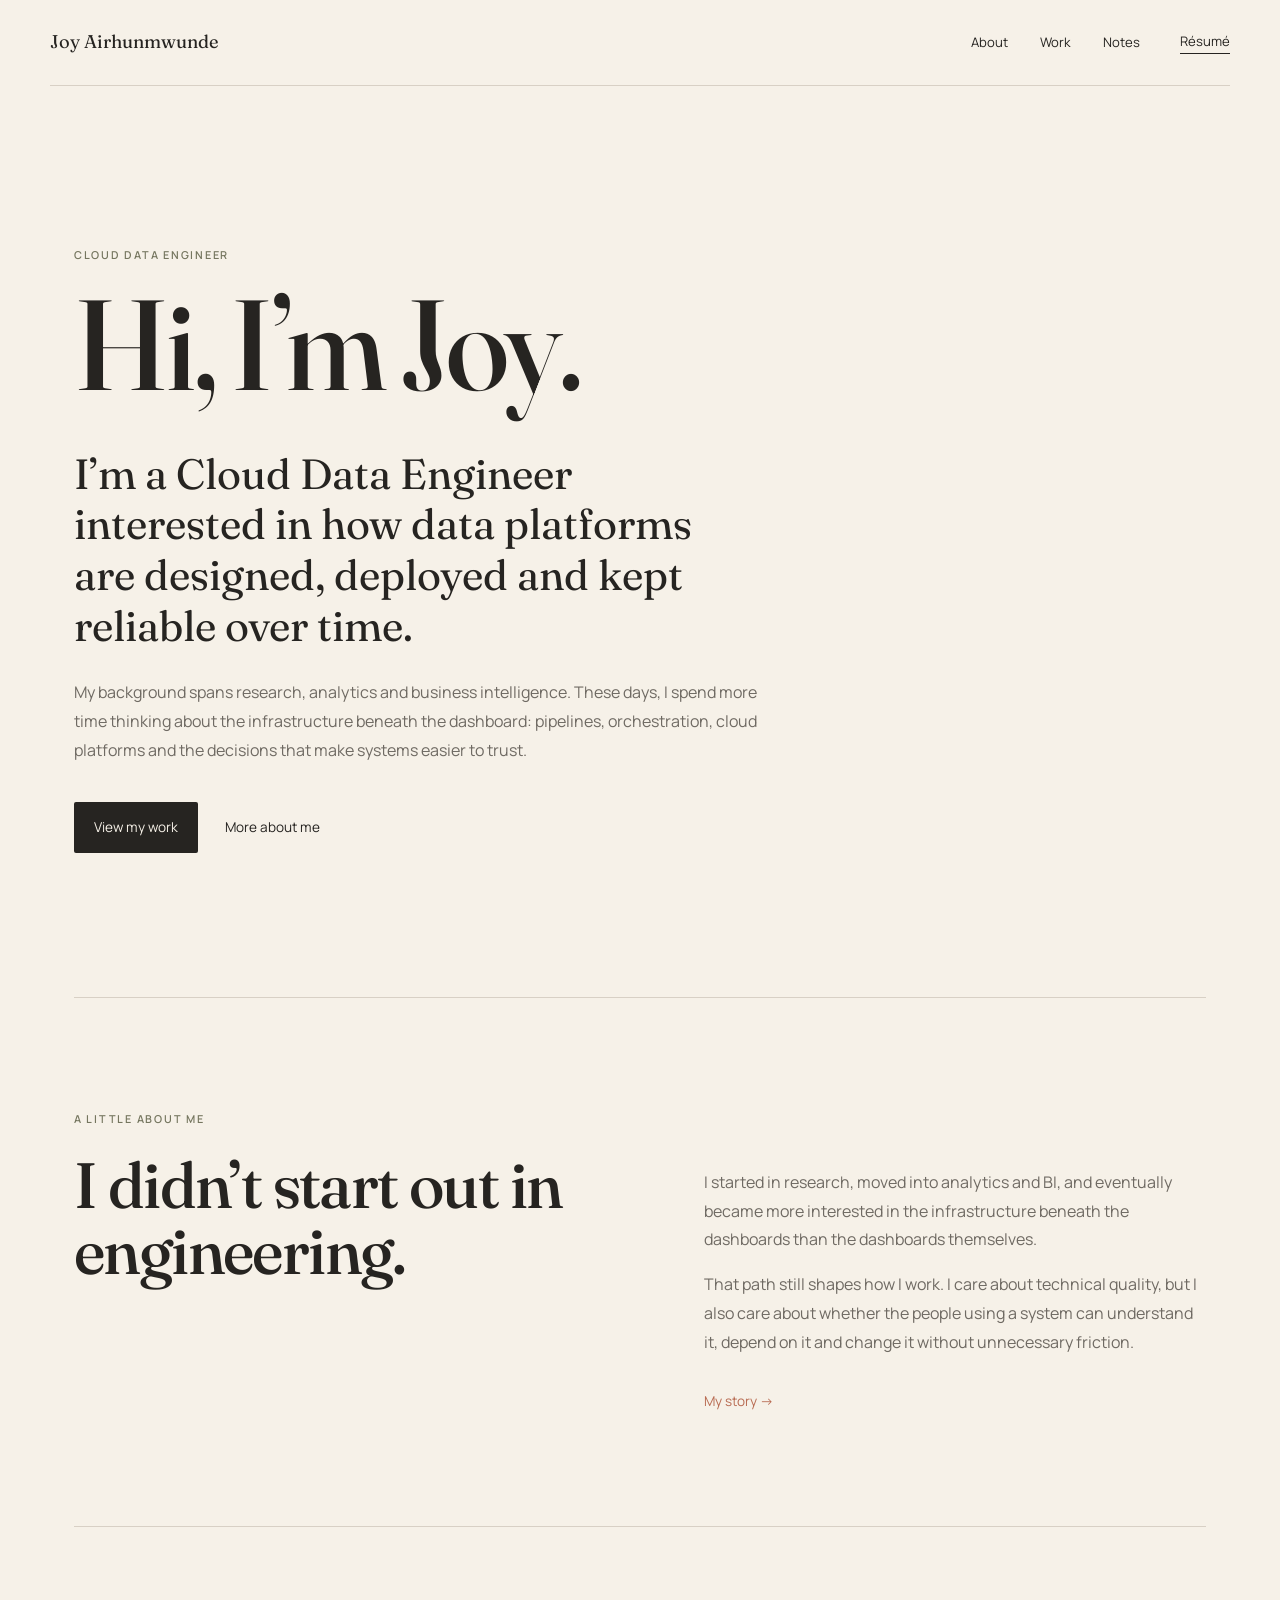
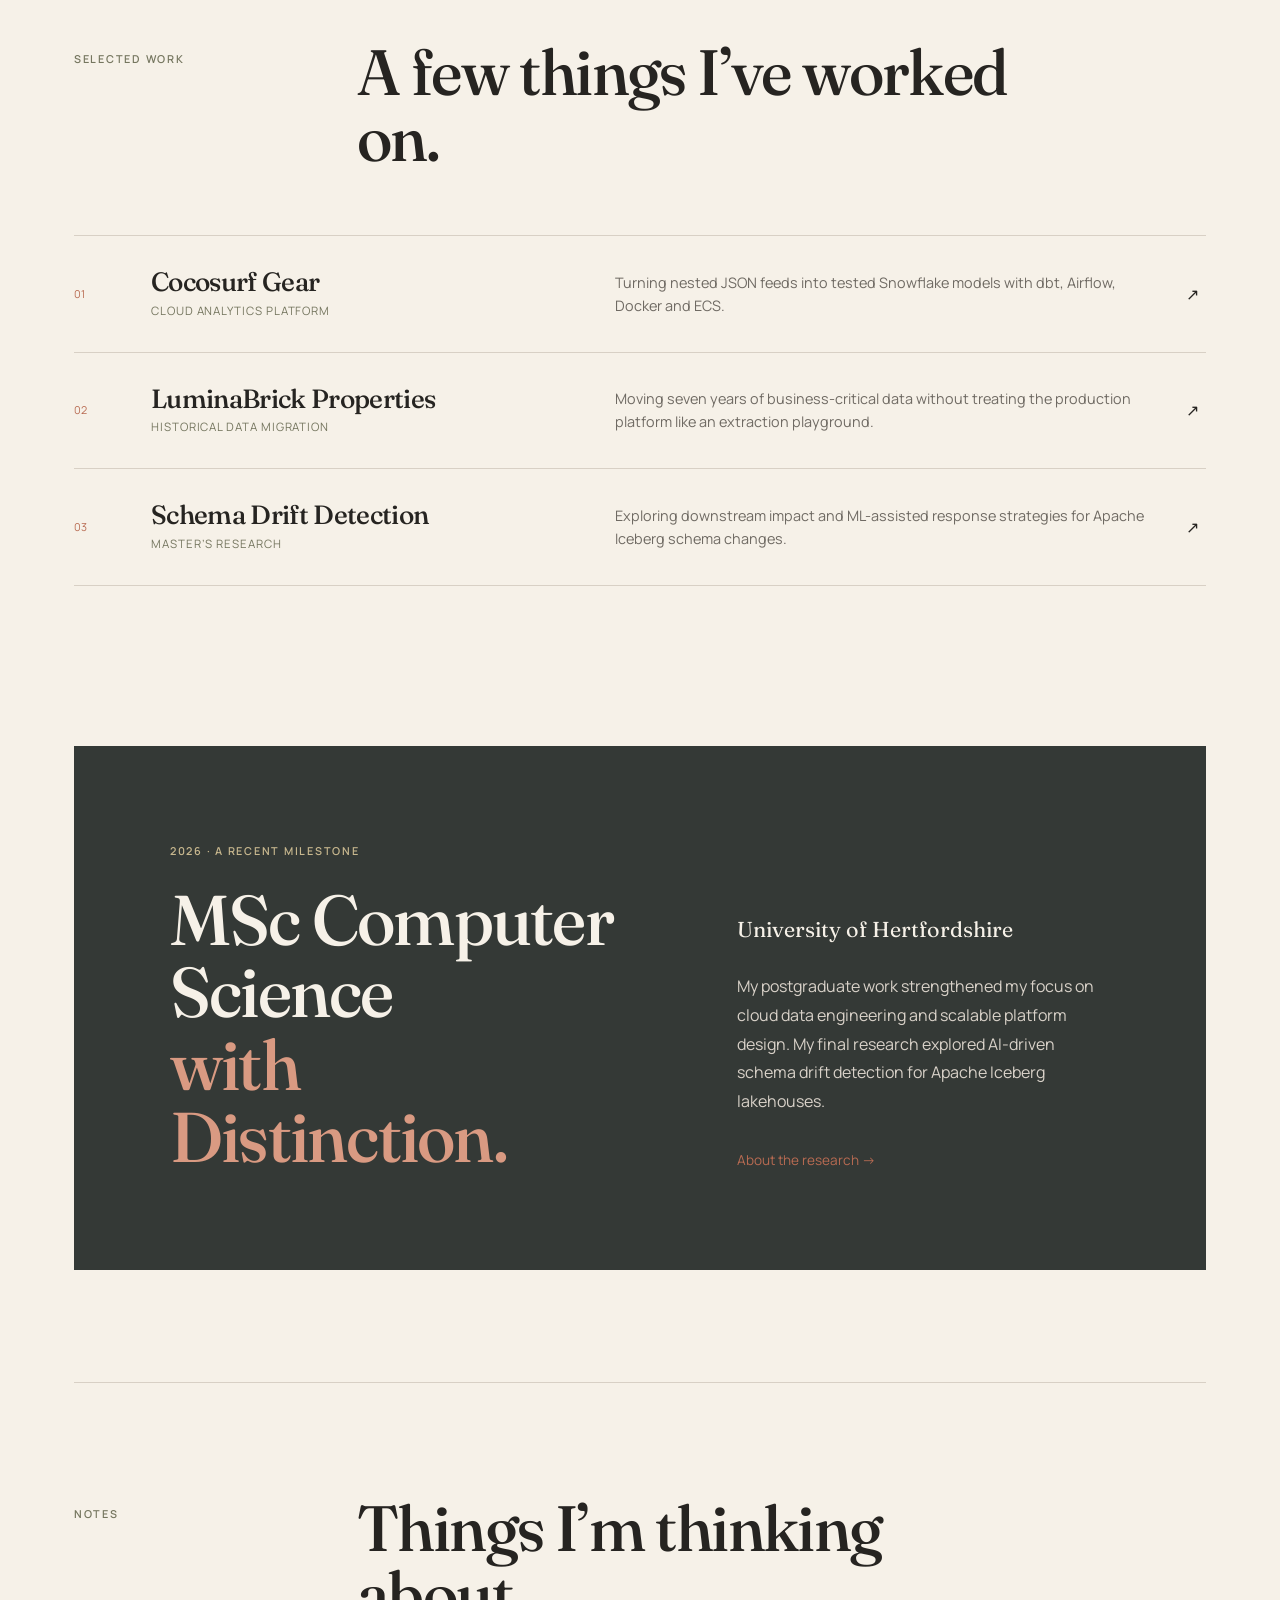
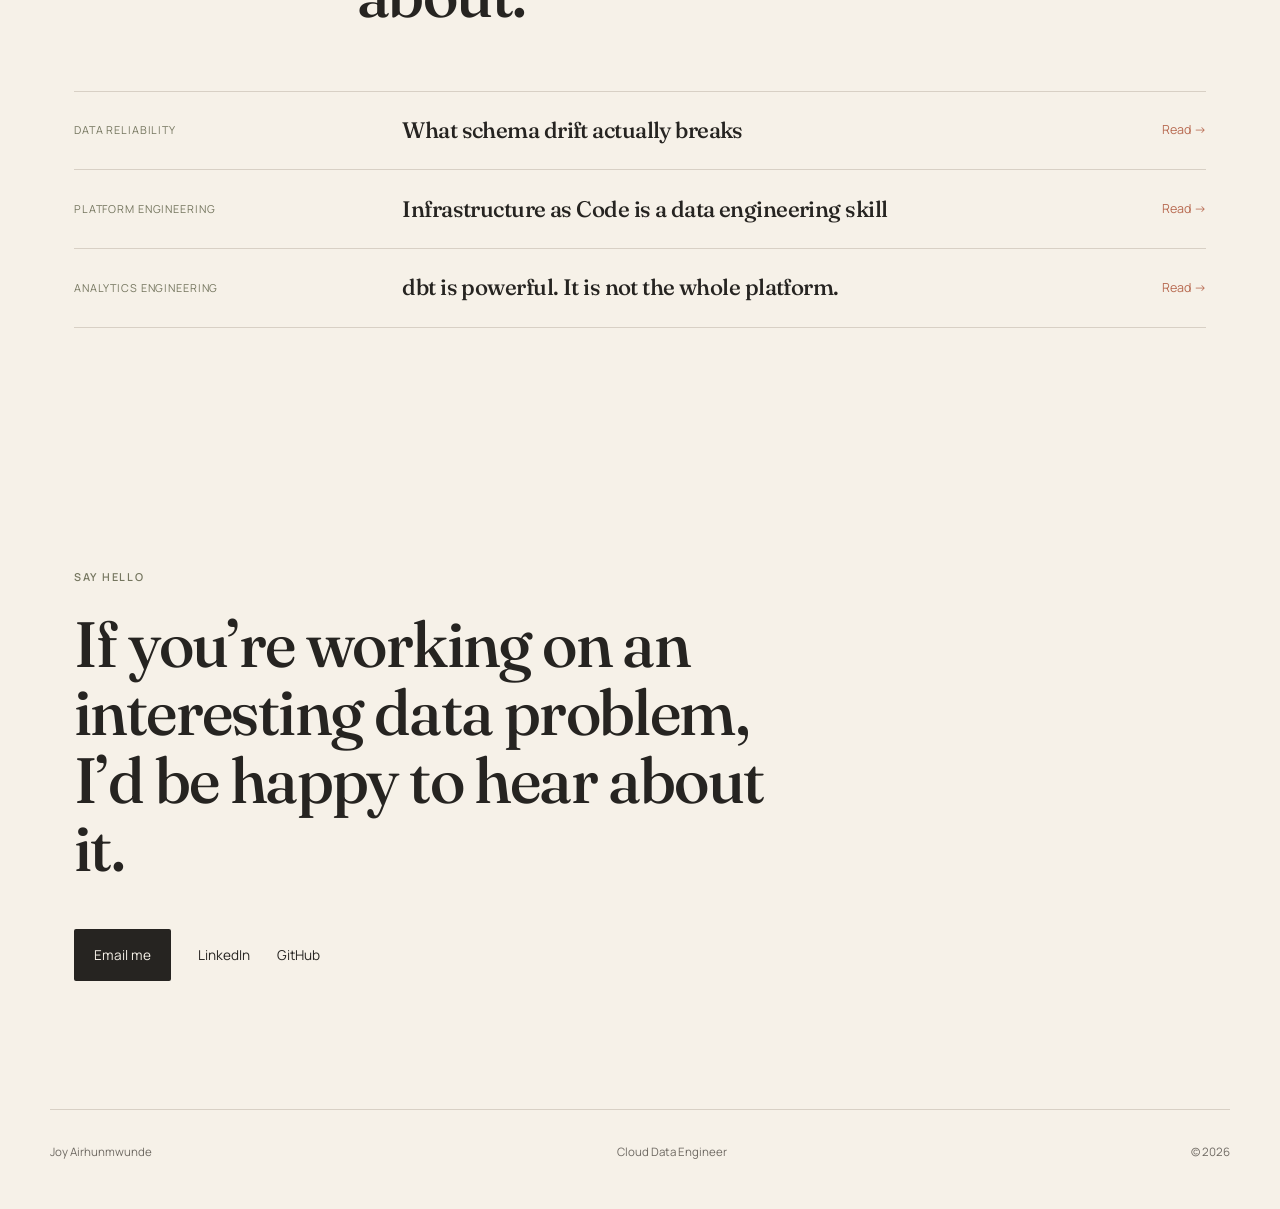
<file: index.html>
<!doctype html>
<html lang="en">
<head>
<meta charset="utf-8">
<meta name="viewport" content="width=device-width, initial-scale=1">
<meta name="description" content="Joy Airhunmwunde is a Cloud Data Engineer interested in reliable data platforms, cloud infrastructure, and the engineering beneath analytics.">
<title>Joy Airhunmwunde | Cloud Data Engineer</title>
<link rel="preconnect" href="https://fonts.googleapis.com">
<link rel="preconnect" href="https://fonts.gstatic.com" crossorigin>
<link href="https://fonts.googleapis.com/css2?family=Fraunces:opsz,wght@9..144,500&family=Manrope:wght@400;500;600;700&display=swap" rel="stylesheet">
<link rel="stylesheet" href="styles.css">
</head>
<body class="minimal-site">
<header class="minimal-header">
<a class="minimal-name" href="index.html">Joy Airhunmwunde</a>
<nav><a href="about.html">About</a><a href="systems.html">Work</a><a href="thinking.html">Notes</a></nav>
<div class="minimal-actions"><a href="Joy_Airhunmwunde_Resume.docx" download>Résumé</a><button class="menu-toggle" type="button" aria-expanded="false" aria-controls="mobileMenu">Menu</button></div>
</header>
<div class="mobile-menu" id="mobileMenu"><a href="about.html">About</a><a href="systems.html">Work</a><a href="thinking.html">Notes</a><a href="Joy_Airhunmwunde_Resume.docx" download>Résumé</a></div>

<main>
<section class="minimal-hero reveal">
<p class="quiet-label">CLOUD DATA ENGINEER</p>
<h1>Hi, I’m Joy.</h1>
<p class="hero-intro">I’m a Cloud Data Engineer interested in how data platforms are designed, deployed and kept reliable over time.</p>
<p class="hero-support">My background spans research, analytics and business intelligence. These days, I spend more time thinking about the infrastructure beneath the dashboard: pipelines, orchestration, cloud platforms and the decisions that make systems easier to trust.</p>
<div class="simple-links"><a class="simple-primary" href="systems.html">View my work</a><a href="about.html">More about me</a></div>
</section>

<section class="minimal-section intro-section reveal">
<p class="quiet-label">A LITTLE ABOUT ME</p>
<div class="editorial-split">
<h2>I didn’t start out in engineering.</h2>
<div><p>I started in research, moved into analytics and BI, and eventually became more interested in the infrastructure beneath the dashboards than the dashboards themselves.</p><p>That path still shapes how I work. I care about technical quality, but I also care about whether the people using a system can understand it, depend on it and change it without unnecessary friction.</p><a class="under-link" href="about.html">My story →</a></div>
</div>
</section>

<section class="minimal-section work-list">
<div class="minimal-section-head reveal"><p class="quiet-label">SELECTED WORK</p><h2>A few things I’ve worked on.</h2></div>
<a class="work-row reveal" href="systems.html#cocosurf"><span class="work-no">01</span><div><h3>Cocosurf Gear</h3><p>Cloud analytics platform</p></div><p class="work-desc">Turning nested JSON feeds into tested Snowflake models with dbt, Airflow, Docker and ECS.</p><span>↗</span></a>
<a class="work-row reveal" href="systems.html#luminabrick"><span class="work-no">02</span><div><h3>LuminaBrick Properties</h3><p>Historical data migration</p></div><p class="work-desc">Moving seven years of business-critical data without treating the production platform like an extraction playground.</p><span>↗</span></a>
<a class="work-row reveal" href="systems.html#iceberg"><span class="work-no">03</span><div><h3>Schema Drift Detection</h3><p>Master’s research</p></div><p class="work-desc">Exploring downstream impact and ML-assisted response strategies for Apache Iceberg schema changes.</p><span>↗</span></a>
</section>

<section class="degree-section reveal">
<div><p class="quiet-label">2026 · A RECENT MILESTONE</p><h2>MSc Computer Science<br><em>with Distinction.</em></h2></div>
<div><p class="degree-school">University of Hertfordshire</p><p>My postgraduate work strengthened my focus on cloud data engineering and scalable platform design. My final research explored AI-driven schema drift detection for Apache Iceberg lakehouses.</p><a class="under-link" href="systems.html#iceberg">About the research →</a></div>
</section>

<section class="minimal-section notes-preview">
<div class="minimal-section-head reveal"><p class="quiet-label">NOTES</p><h2>Things I’m thinking about.</h2></div>
<div class="note-links">
<a class="note-row reveal" href="thinking.html#schema-drift"><span>Data reliability</span><h3>What schema drift actually breaks</h3><span>Read →</span></a>
<a class="note-row reveal" href="thinking.html#iac"><span>Platform engineering</span><h3>Infrastructure as Code is a data engineering skill</h3><span>Read →</span></a>
<a class="note-row reveal" href="thinking.html#dbt"><span>Analytics engineering</span><h3>dbt is powerful. It is not the whole platform.</h3><span>Read →</span></a>
</div>
</section>

<section class="minimal-contact reveal">
<p class="quiet-label">SAY HELLO</p>
<h2>If you’re working on an interesting data problem, I’d be happy to hear about it.</h2>
<div class="simple-links"><a class="simple-primary" href="mailto:airhunmwundejoy@gmail.com">Email me</a><a href="https://linkedin.com/in/joy-airhunmwunde" target="_blank" rel="noreferrer">LinkedIn</a><a href="https://github.com/Iyosay" target="_blank" rel="noreferrer">GitHub</a></div>
</section>
</main>
<footer class="minimal-footer"><span>Joy Airhunmwunde</span><span>Cloud Data Engineer</span><span>© <span id="year"></span></span></footer>
<script src="script.js"></script>
</body></html>
</file>
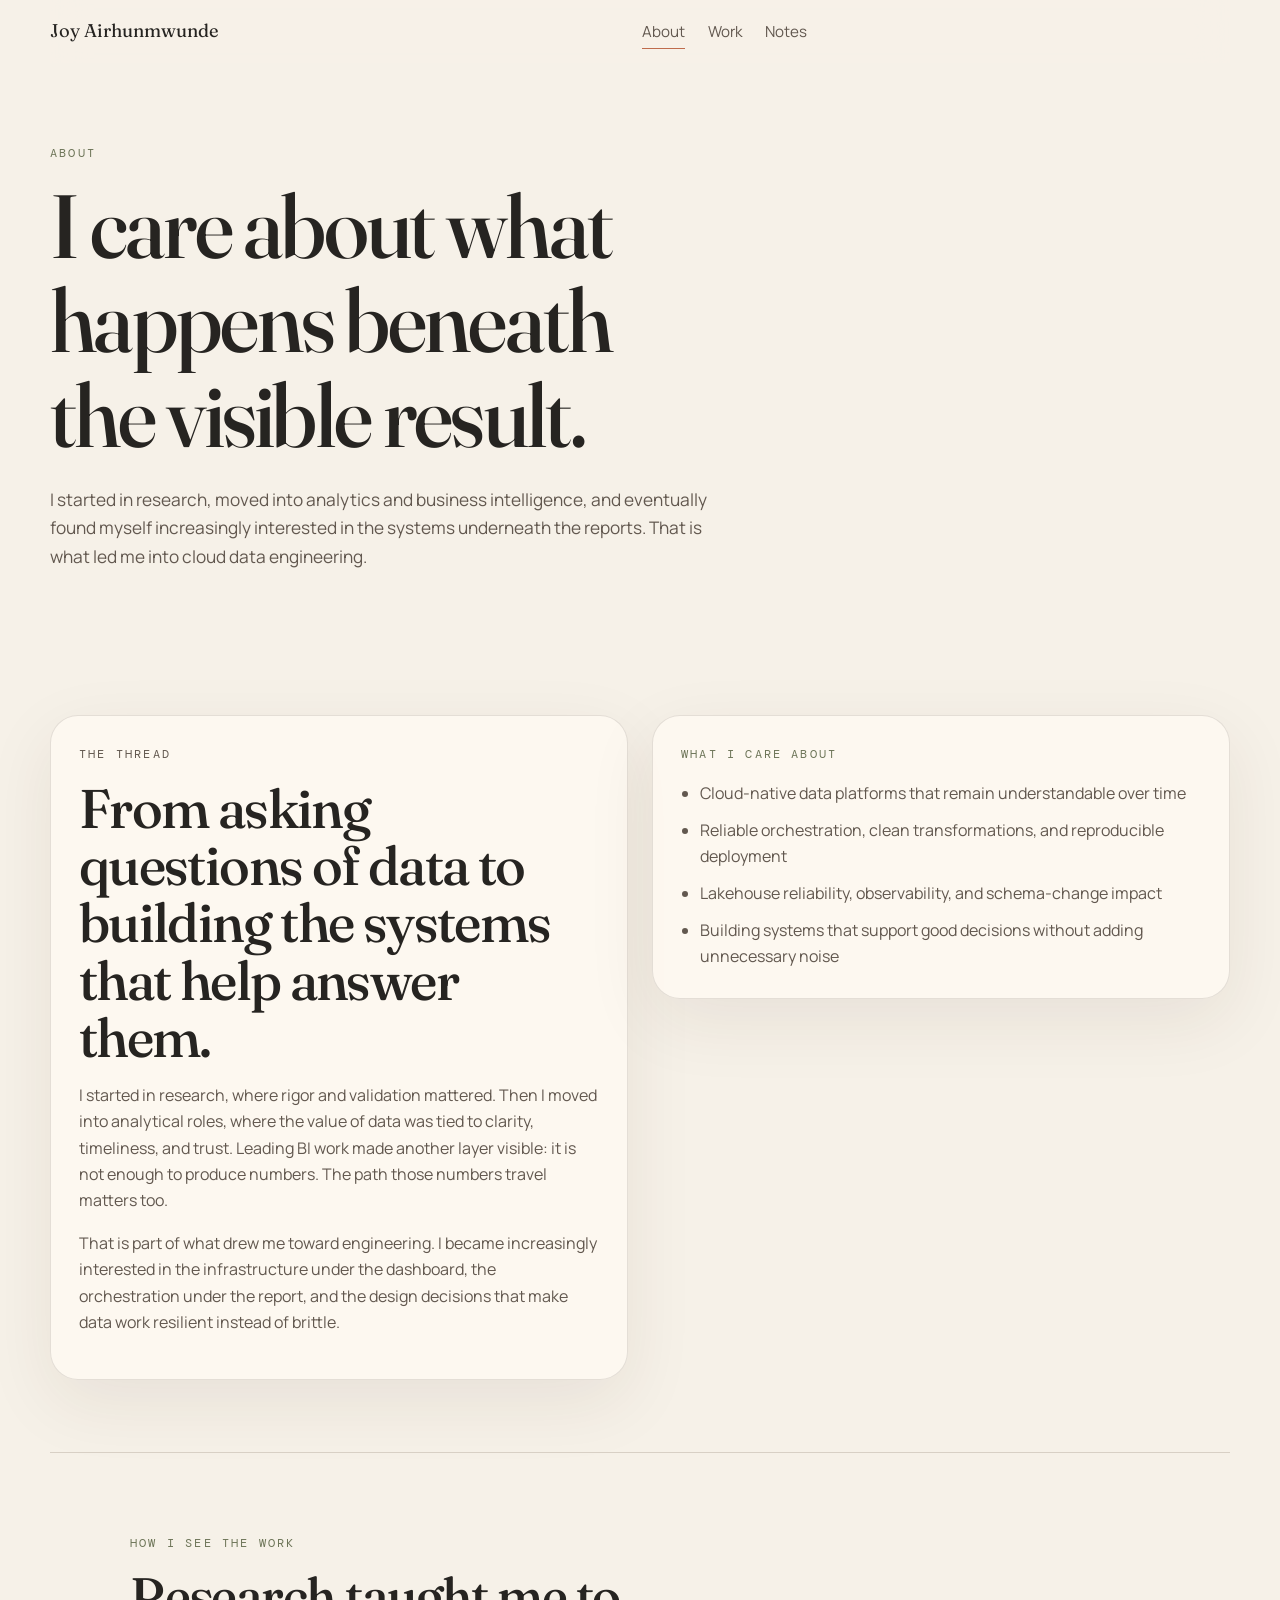
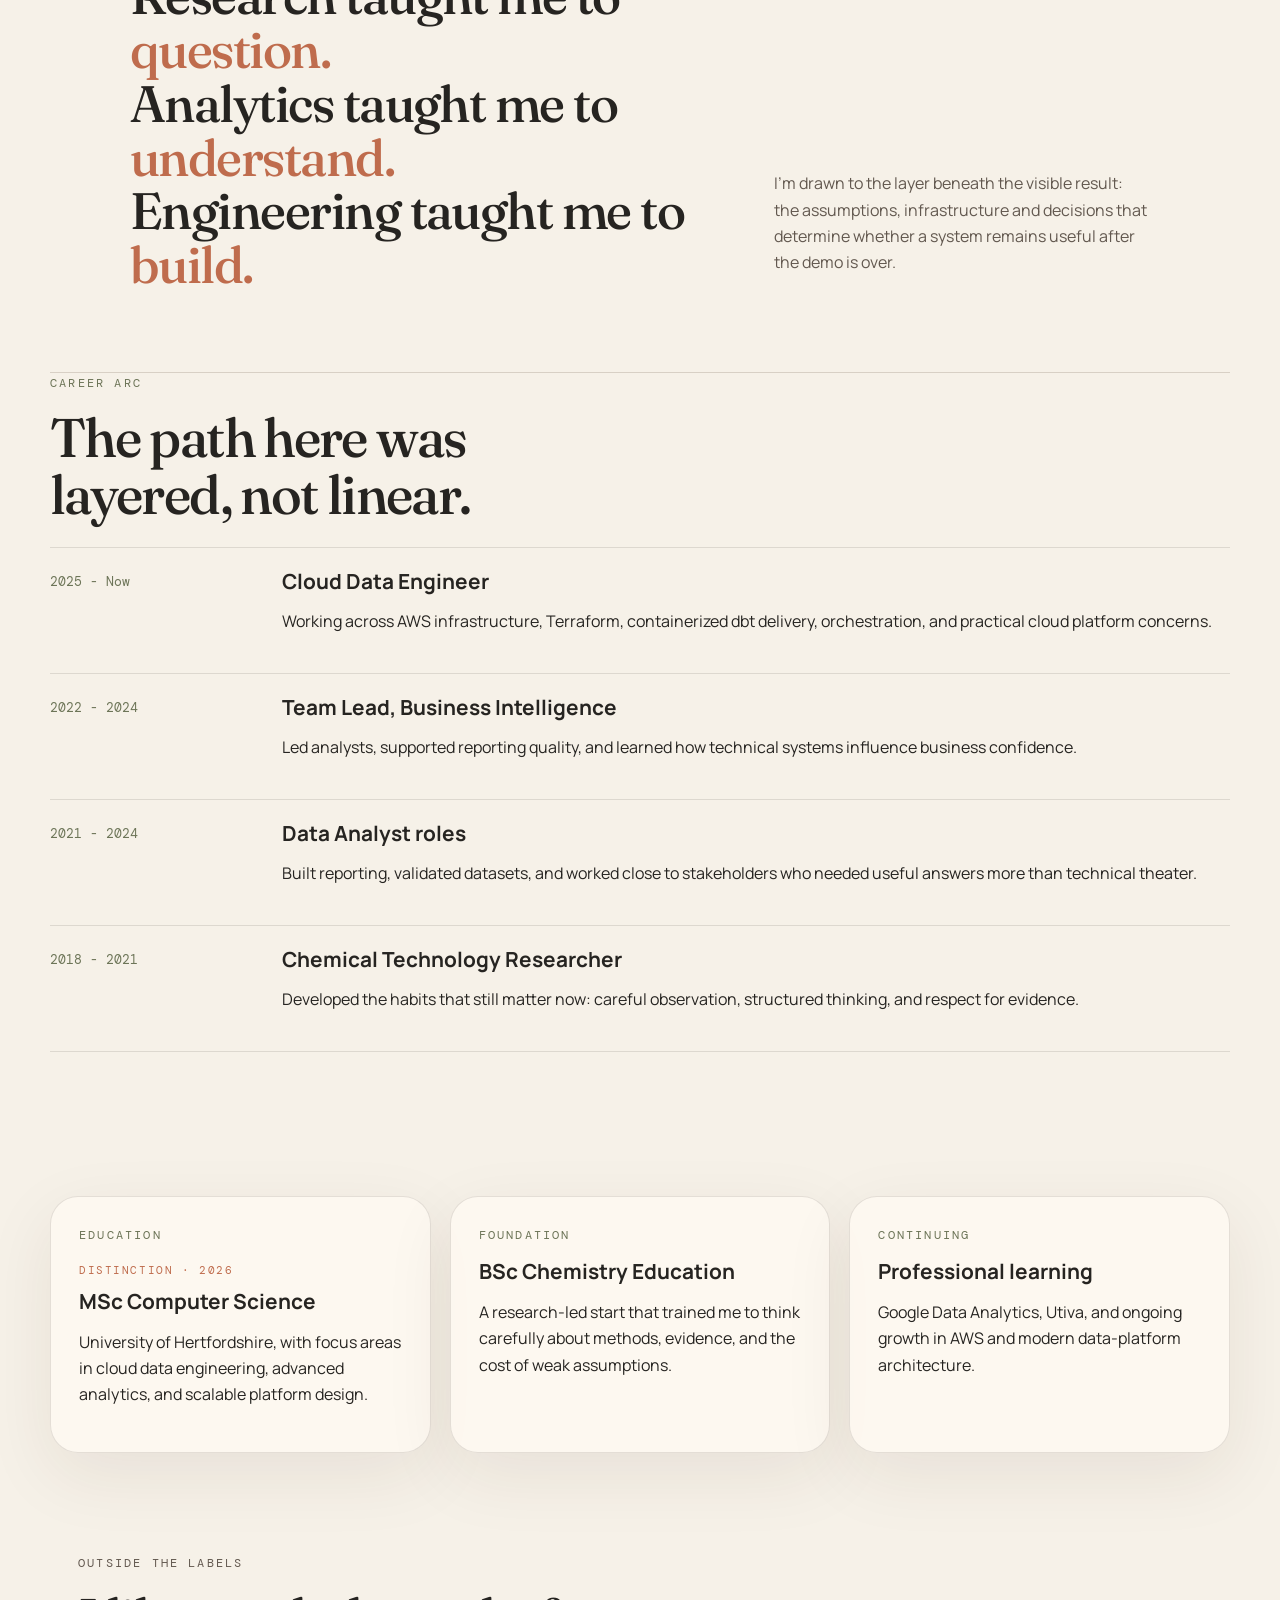
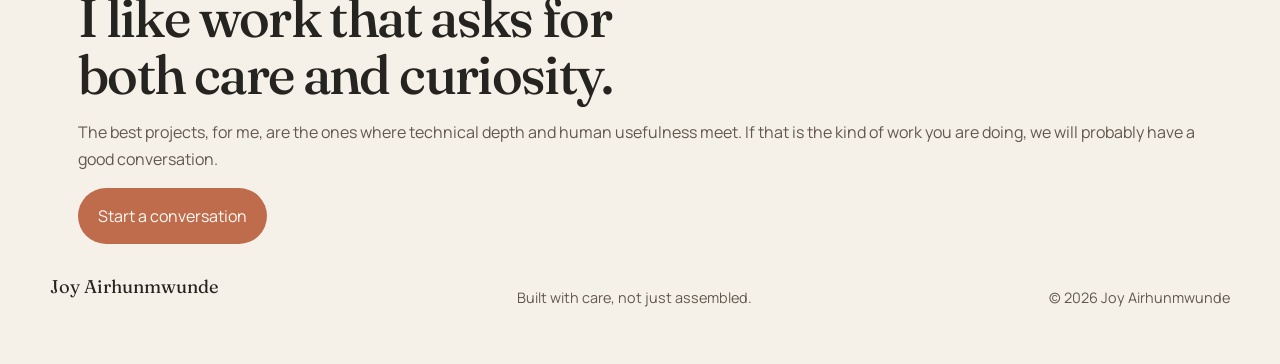
<file: about.html>
<!doctype html>
<html lang="en">
<head>
  <meta charset="utf-8">
  <meta name="viewport" content="width=device-width, initial-scale=1">
  <meta name="description" content="About Joy Airhunmwunde, a cloud data engineer with roots in research, analytics, and BI leadership.">
  <title>About | Joy Airhunmwunde</title>
  <link rel="preconnect" href="https://fonts.googleapis.com">
  <link rel="preconnect" href="https://fonts.gstatic.com" crossorigin>
  <link href="https://fonts.googleapis.com/css2?family=DM+Mono:wght@400;500&family=Fraunces:opsz,wght,SOFT@9..144,500,50&family=Manrope:wght@400;500;600;700;800&display=swap" rel="stylesheet">
  <link rel="stylesheet" href="styles.css">
</head>
<body>
  <header class="site-header">
    <a class="minimal-name" href="index.html">Joy Airhunmwunde</a>
    <nav class="site-nav" aria-label="Primary navigation">
      <a class="is-active" href="about.html">About</a>
      <a href="systems.html">Work</a>
      <a href="thinking.html">Notes</a>
      
    </nav>
    <div class="site-actions">
      
      <button class="menu-toggle" type="button" aria-expanded="false" aria-controls="mobileMenu">Menu</button>
    </div>
  </header>

  <div class="mobile-menu" id="mobileMenu">
    <a href="about.html">About</a>
    <a href="systems.html">Work</a>
    <a href="thinking.html">Notes</a>
    
  </div>

  <main>
    <section class="page-hero reveal">
      <p class="eyebrow">ABOUT</p>
      <h1>I care about what happens beneath the visible result.</h1>
      <p class="page-intro">I started in research, moved into analytics and business intelligence, and eventually found myself increasingly interested in the systems underneath the reports. That is what led me into cloud data engineering.</p>
    </section>

    <section class="section two-column">
      <div class="essay-card reveal">
        <p class="card-kicker">THE THREAD</p>
        <h2>From asking questions of data to building the systems that help answer them.</h2>
        <p>I started in research, where rigor and validation mattered. Then I moved into analytical roles, where the value of data was tied to clarity, timeliness, and trust. Leading BI work made another layer visible: it is not enough to produce numbers. The path those numbers travel matters too.</p>
        <p>That is part of what drew me toward engineering. I became increasingly interested in the infrastructure under the dashboard, the orchestration under the report, and the design decisions that make data work resilient instead of brittle.</p>
      </div>
      <aside class="aside-card reveal delay-1">
        <p class="card-kicker">WHAT I CARE ABOUT</p>
        <ul class="micro-list">
          <li>Cloud-native data platforms that remain understandable over time</li>
          <li>Reliable orchestration, clean transformations, and reproducible deployment</li>
          <li>Lakehouse reliability, observability, and schema-change impact</li>
          <li>Building systems that support good decisions without adding unnecessary noise</li>
        </ul>
      </aside>
    </section>

    <section class="section about-manifesto reveal"><p class="eyebrow">HOW I SEE THE WORK</p><div class="manifesto-grid"><h2>Research taught me to <em>question.</em><br>Analytics taught me to <em>understand.</em><br>Engineering taught me to <em>build.</em></h2><p>I’m drawn to the layer beneath the visible result: the assumptions, infrastructure and decisions that determine whether a system remains useful after the demo is over.</p></div></section>

    <section class="section timeline-section">
      <div class="section-heading reveal">
        <p class="eyebrow">CAREER ARC</p>
        <h2>The path here was layered, not linear.</h2>
      </div>
      <div class="timeline-list">
        <article class="timeline-item reveal">
          <span>2025 - Now</span>
          <div>
            <h3>Cloud Data Engineer</h3>
            <p>Working across AWS infrastructure, Terraform, containerized dbt delivery, orchestration, and practical cloud platform concerns.</p>
          </div>
        </article>
        <article class="timeline-item reveal delay-1">
          <span>2022 - 2024</span>
          <div>
            <h3>Team Lead, Business Intelligence</h3>
            <p>Led analysts, supported reporting quality, and learned how technical systems influence business confidence.</p>
          </div>
        </article>
        <article class="timeline-item reveal delay-2">
          <span>2021 - 2024</span>
          <div>
            <h3>Data Analyst roles</h3>
            <p>Built reporting, validated datasets, and worked close to stakeholders who needed useful answers more than technical theater.</p>
          </div>
        </article>
        <article class="timeline-item reveal delay-3">
          <span>2018 - 2021</span>
          <div>
            <h3>Chemical Technology Researcher</h3>
            <p>Developed the habits that still matter now: careful observation, structured thinking, and respect for evidence.</p>
          </div>
        </article>
      </div>
    </section>

    <section class="section credentials-grid">
      <article class="credential-card reveal">
        <p class="card-kicker">EDUCATION</p>
        <p class="credential-distinction">DISTINCTION · 2026</p><h3>MSc Computer Science</h3>
        <p>University of Hertfordshire, with focus areas in cloud data engineering, advanced analytics, and scalable platform design.</p>
      </article>
      <article class="credential-card reveal delay-1">
        <p class="card-kicker">FOUNDATION</p>
        <h3>BSc Chemistry Education</h3>
        <p>A research-led start that trained me to think carefully about methods, evidence, and the cost of weak assumptions.</p>
      </article>
      <article class="credential-card reveal delay-2">
        <p class="card-kicker">CONTINUING</p>
        <h3>Professional learning</h3>
        <p>Google Data Analytics, Utiva, and ongoing growth in AWS and modern data-platform architecture.</p>
      </article>
    </section>

    <section class="section closing-note reveal">
      <p class="eyebrow">OUTSIDE THE LABELS</p>
      <h2>I like work that asks for both care and curiosity.</h2>
      <p>The best projects, for me, are the ones where technical depth and human usefulness meet. If that is the kind of work you are doing, we will probably have a good conversation.</p>
      <a class="button button-primary" href="mailto:airhunmwundejoy@gmail.com">Start a conversation</a>
    </section>
  </main>

  <footer class="site-footer">
    <a class="minimal-name" href="index.html">Joy Airhunmwunde</a>
    <p>Built with care, not just assembled.</p>
    <p>© <span id="year"></span> Joy Airhunmwunde</p>
  </footer>

  <script src="script.js"></script>
</body>
</html>
</file>
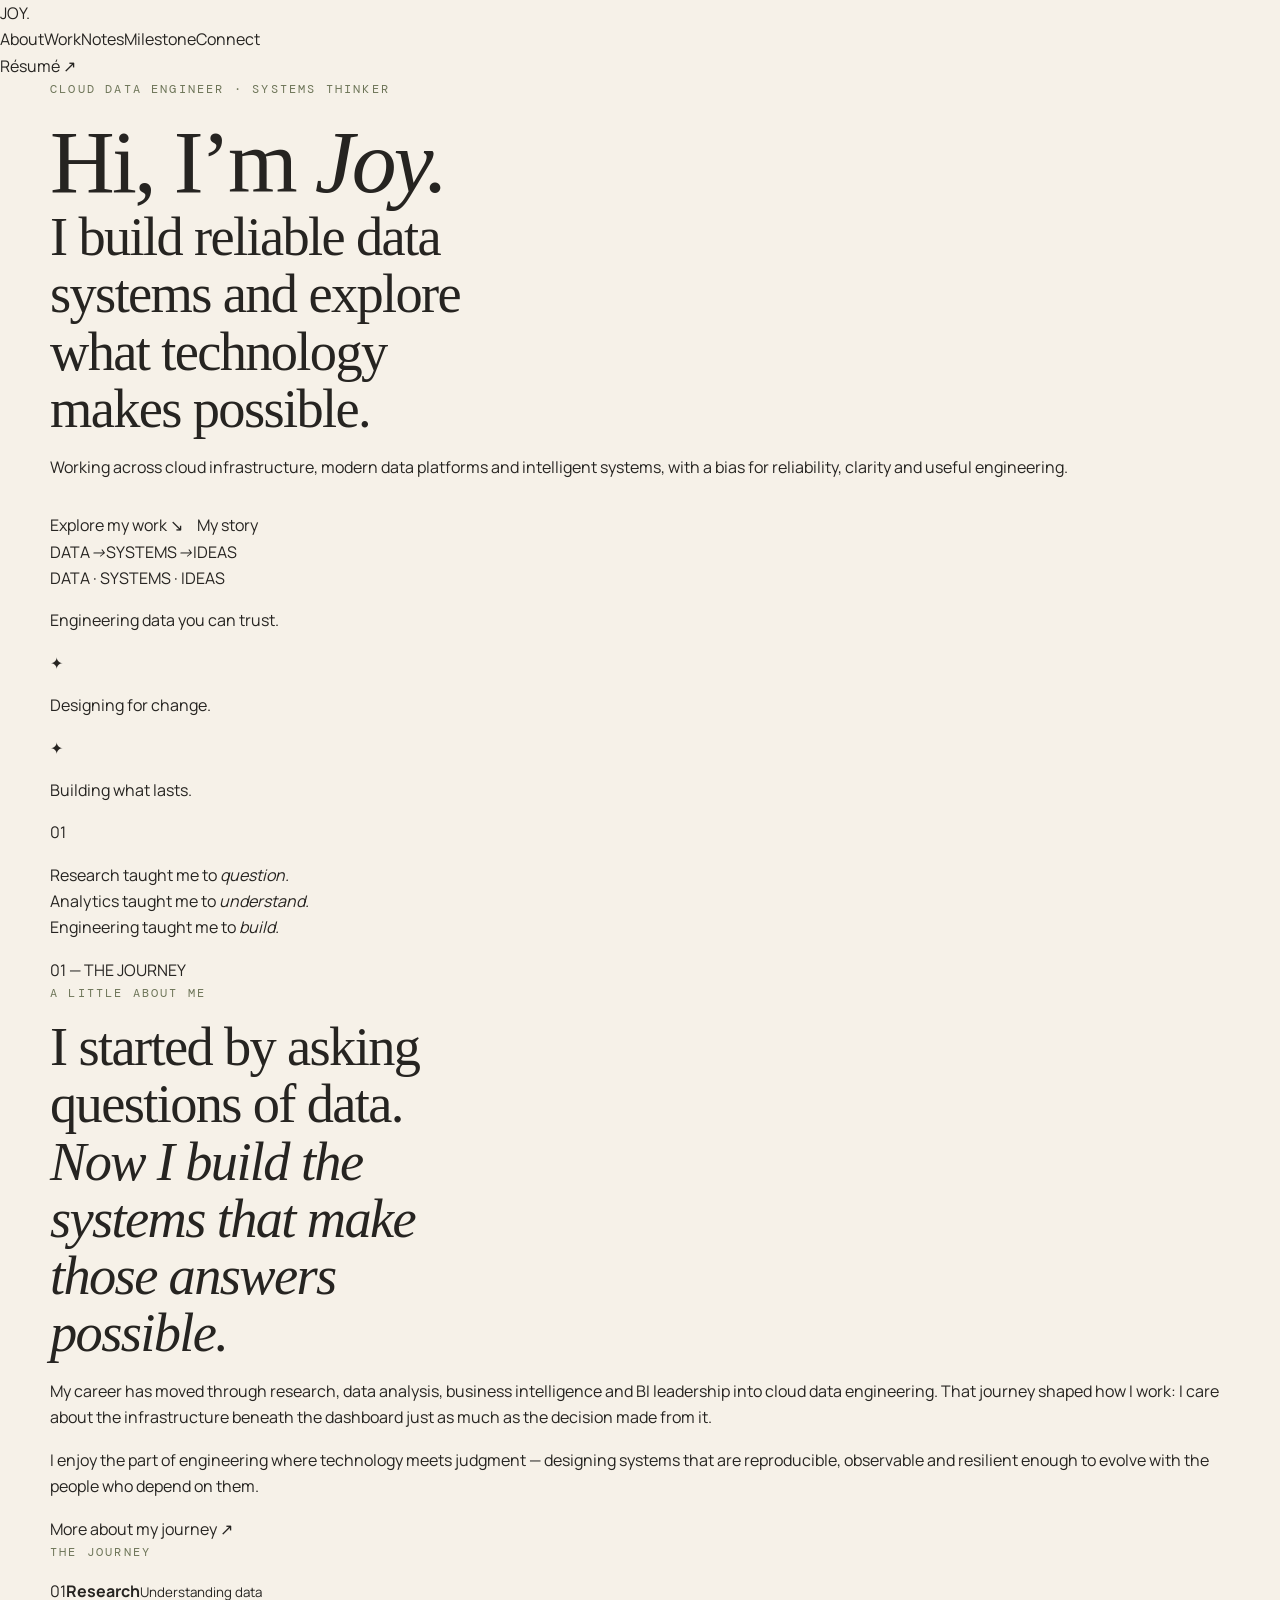
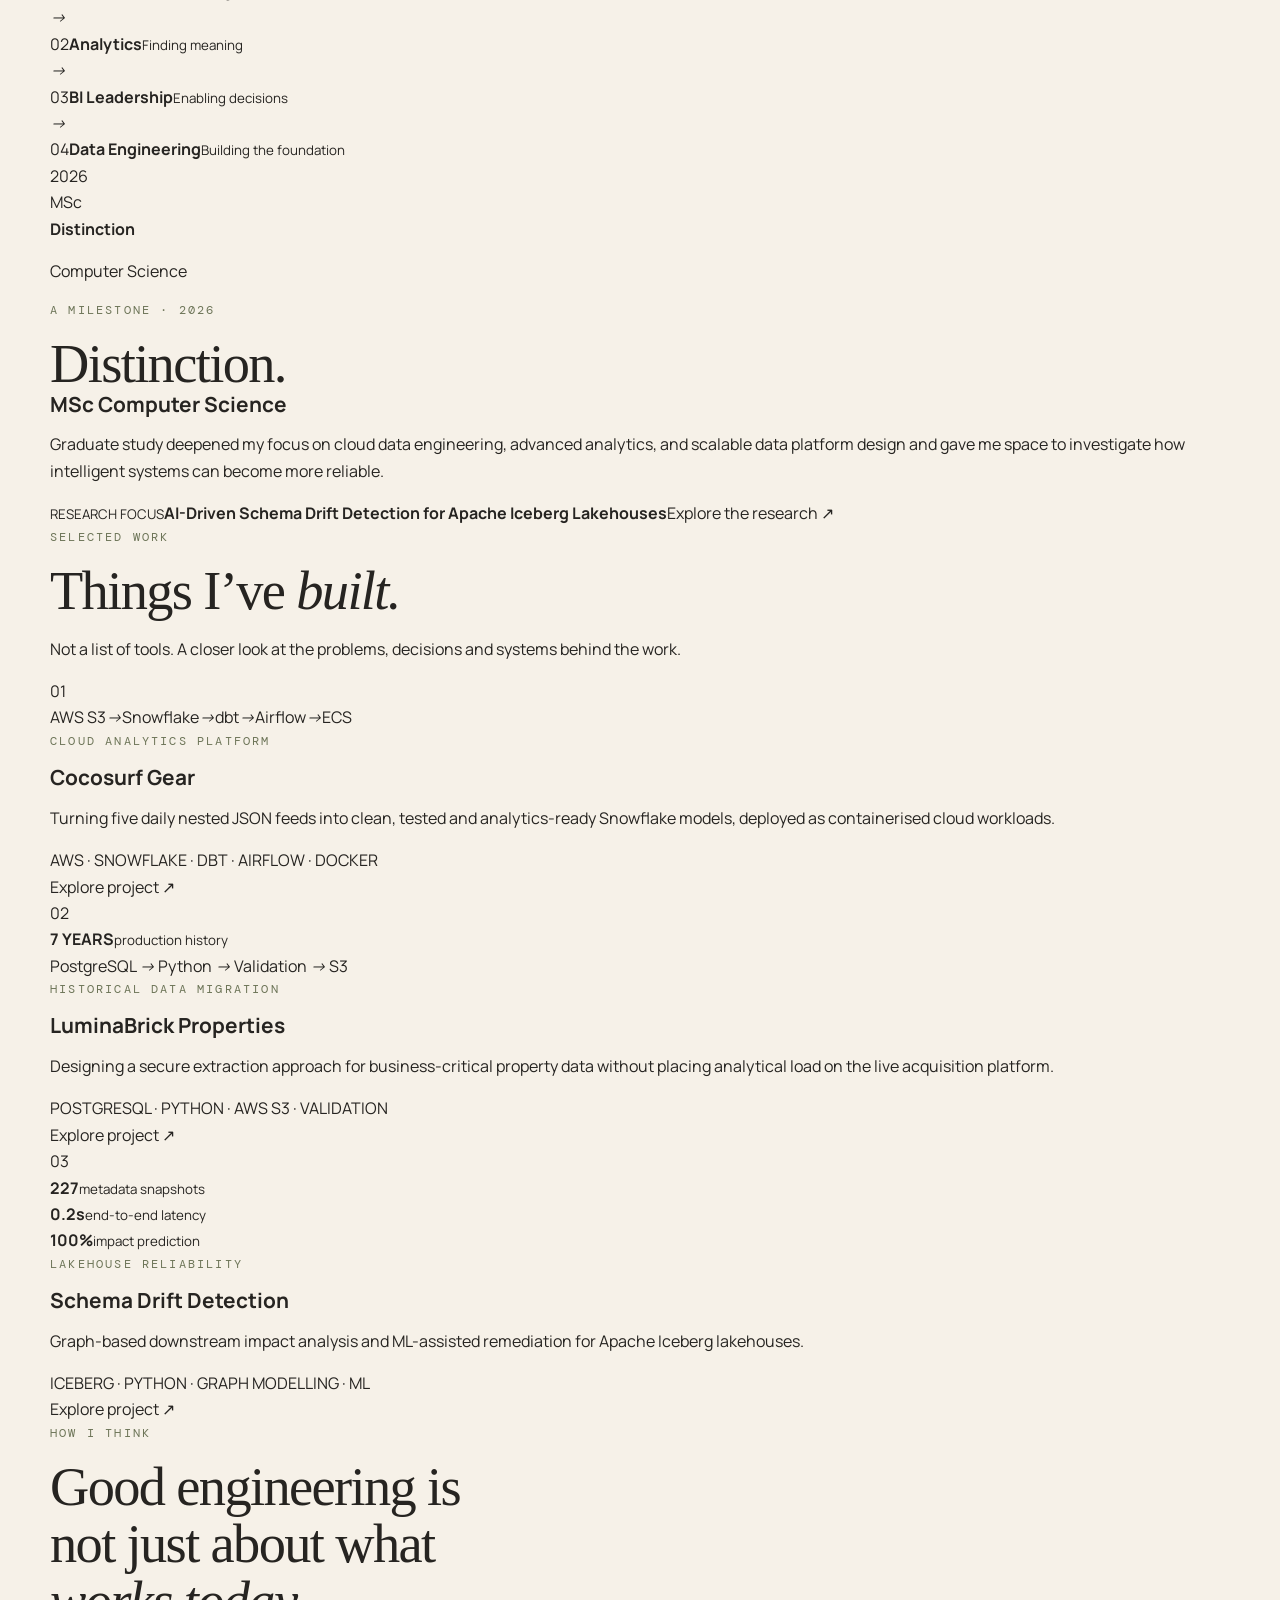
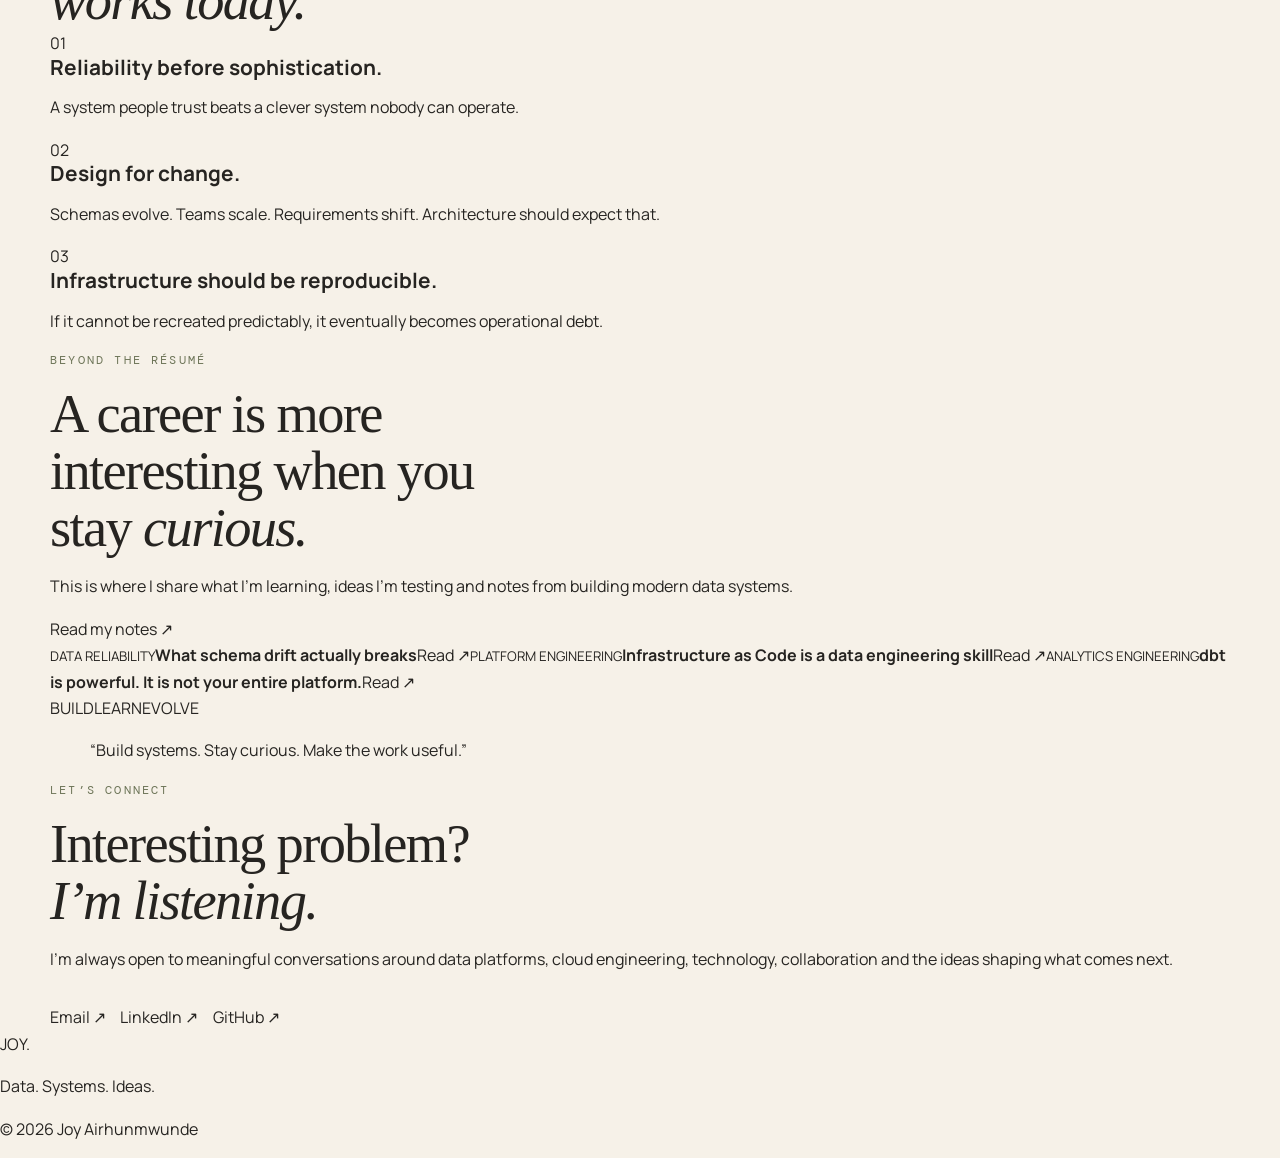
<file: index3.html>
<!doctype html><html lang="en"><head><meta charset="utf-8"><meta name="viewport" content="width=device-width,initial-scale=1"><meta name="description" content="Joy Airhunmwunde — Cloud Data Engineer building reliable data systems and exploring what technology makes possible."><title>Joy Airhunmwunde — Data. Systems. Ideas.</title><link rel="preconnect" href="https://fonts.googleapis.com"><link rel="preconnect" href="https://fonts.gstatic.com" crossorigin><link href="https://fonts.googleapis.com/css2?family=DM+Mono:wght@400;500&family=Manrope:wght@400;500;600;700&family=Playfair+Display:ital,wght@0,600;1,600&display=swap" rel="stylesheet"><link rel="stylesheet" href="styles.css"></head><body class="editorial-home">
<header class="editorial-nav"><a class="joymark" href="index.html">JOY<span>.</span></a><nav><a href="#story">About</a><a href="#work">Work</a><a href="thinking.html">Notes</a><a href="#graduation">Milestone</a><a href="#contact">Connect</a></nav><a class="nav-resume" href="Joy_Airhunmwunde_Resume.docx" download>Résumé ↗</a><button class="menu-toggle">Menu</button></header>
<div class="mobile-menu"><a href="#story">About</a><a href="#work">Work</a><a href="thinking.html">Notes</a><a href="#graduation">Milestone</a><a href="#contact">Connect</a></div>
<main>
<section class="editorial-hero"><div class="hero-copy"><p class="eyebrow">CLOUD DATA ENGINEER · SYSTEMS THINKER</p><h1>Hi, I’m <em>Joy.</em></h1><h2>I build reliable data systems and explore what technology makes possible.</h2><p class="lede">Working across cloud infrastructure, modern data platforms and intelligent systems, with a bias for reliability, clarity and useful engineering.</p><div class="hero-actions"><a class="primary-btn" href="#work">Explore my work ↘</a><a class="quiet-link" href="#story">My story</a></div></div><div class="hero-photo editorial-art hero-art" aria-label="Abstract editorial data artwork"><div class="art-orbit orbit-one"></div><div class="art-orbit orbit-two"></div><div class="art-node n1"></div><div class="art-node n2"></div><div class="art-node n3"></div><div class="art-caption"><span>DATA</span><i>→</i><span>SYSTEMS</span><i>→</i><span>IDEAS</span></div></div><div class="vertical-note">DATA · SYSTEMS · IDEAS</div></section>
<section class="intro-strip"><p>Engineering data you can trust.</p><span>✦</span><p>Designing for change.</p><span>✦</span><p>Building what lasts.</p></section>
<section id="story" class="story-section"><div class="section-number">01</div><div class="story-photo editorial-art story-art"><p>Research taught me to <em>question.</em><br>Analytics taught me to <em>understand.</em><br>Engineering taught me to <em>build.</em></p><span>01 — THE JOURNEY</span></div><div class="story-copy"><p class="eyebrow">A LITTLE ABOUT ME</p><h2>I started by asking questions of data. <em>Now I build the systems that make those answers possible.</em></h2><p>My career has moved through research, data analysis, business intelligence and BI leadership into cloud data engineering. That journey shaped how I work: I care about the infrastructure beneath the dashboard just as much as the decision made from it.</p><p>I enjoy the part of engineering where technology meets judgment — designing systems that are reproducible, observable and resilient enough to evolve with the people who depend on them.</p><a class="text-arrow" href="about.html">More about my journey ↗</a></div></section>
<section class="journey"><p class="eyebrow">THE JOURNEY</p><div class="journey-line"><div><span>01</span><b>Research</b><small>Understanding data</small></div><i>→</i><div><span>02</span><b>Analytics</b><small>Finding meaning</small></div><i>→</i><div><span>03</span><b>BI Leadership</b><small>Enabling decisions</small></div><i>→</i><div class="active"><span>04</span><b>Data Engineering</b><small>Building the foundation</small></div></div></section>
<section id="graduation" class="graduation-section"><div class="grad-photo editorial-art grad-art"><div class="grad-year">2026</div><div class="grad-seal">MSc<br><strong>Distinction</strong></div><p>Computer Science</p></div><div class="grad-copy"><p class="eyebrow">A MILESTONE · 2026</p><h2>Distinction<span>.</span></h2><h3>MSc Computer Science</h3><p>Graduate study deepened my focus on cloud data engineering, advanced analytics, and scalable data platform design and gave me space to investigate how intelligent systems can become more reliable.</p><div class="grad-research"><small>RESEARCH FOCUS</small><b>AI-Driven Schema Drift Detection for Apache Iceberg Lakehouses</b><a href="systems.html#iceberg">Explore the research ↗</a></div></div></section>
<section id="work" class="selected-work"><div class="work-head"><div><p class="eyebrow">SELECTED WORK</p><h2>Things I’ve <em>built.</em></h2></div><p>Not a list of tools. A closer look at the problems, decisions and systems behind the work.</p></div><article class="editorial-project"><div class="project-index">01</div><div class="project-visual cloud-visual"><span>AWS S3</span><i>→</i><span>Snowflake</span><i>→</i><span>dbt</span><i>→</i><span>Airflow</span><i>→</i><span>ECS</span></div><div class="project-copy"><p class="eyebrow">CLOUD ANALYTICS PLATFORM</p><h3>Cocosurf Gear</h3><p>Turning five daily nested JSON feeds into clean, tested and analytics-ready Snowflake models, deployed as containerised cloud workloads.</p><div class="project-tags">AWS · SNOWFLAKE · DBT · AIRFLOW · DOCKER</div><a href="systems.html#cocosurf">Explore project ↗</a></div></article><article class="editorial-project reverse"><div class="project-index">02</div><div class="project-visual migration-visual"><strong>7 YEARS</strong><small>production history</small><div>PostgreSQL <i>→</i> Python <i>→</i> Validation <i>→</i> S3</div></div><div class="project-copy"><p class="eyebrow">HISTORICAL DATA MIGRATION</p><h3>LuminaBrick Properties</h3><p>Designing a secure extraction approach for business-critical property data without placing analytical load on the live acquisition platform.</p><div class="project-tags">POSTGRESQL · PYTHON · AWS S3 · VALIDATION</div><a href="systems.html#luminabrick">Explore project ↗</a></div></article><article class="editorial-project"><div class="project-index">03</div><div class="project-visual research-visual"><div><strong>227</strong><small>metadata snapshots</small></div><div><strong>0.2s</strong><small>end-to-end latency</small></div><div><strong>100%</strong><small>impact prediction</small></div></div><div class="project-copy"><p class="eyebrow">LAKEHOUSE RELIABILITY</p><h3>Schema Drift Detection</h3><p>Graph-based downstream impact analysis and ML-assisted remediation for Apache Iceberg lakehouses.</p><div class="project-tags">ICEBERG · PYTHON · GRAPH MODELLING · ML</div><a href="systems.html#iceberg">Explore project ↗</a></div></article></section>
<section class="philosophy-editorial"><p class="eyebrow">HOW I THINK</p><h2>Good engineering is not just about what <em>works today.</em></h2><div class="principles"><article><span>01</span><h3>Reliability before sophistication.</h3><p>A system people trust beats a clever system nobody can operate.</p></article><article><span>02</span><h3>Design for change.</h3><p>Schemas evolve. Teams scale. Requirements shift. Architecture should expect that.</p></article><article><span>03</span><h3>Infrastructure should be reproducible.</h3><p>If it cannot be recreated predictably, it eventually becomes operational debt.</p></article></div></section>
<section class="beyond"><div class="beyond-copy"><p class="eyebrow">BEYOND THE RÉSUMÉ</p><h2>A career is more interesting when you stay <em>curious.</em></h2><p>This is where I share what I’m learning, ideas I’m testing and notes from building modern data systems.</p><a class="primary-btn dark" href="thinking.html">Read my notes ↗</a></div><div class="beyond-grid"><a href="thinking.html#schema-drift"><small>DATA RELIABILITY</small><b>What schema drift actually breaks</b><span>Read ↗</span></a><a href="thinking.html#iac"><small>PLATFORM ENGINEERING</small><b>Infrastructure as Code is a data engineering skill</b><span>Read ↗</span></a><a href="thinking.html#dbt"><small>ANALYTICS ENGINEERING</small><b>dbt is powerful. It is not your entire platform.</b><span>Read ↗</span></a></div></section>
<section class="photo-break editorial-art closing-art"><div class="closing-lines"><span>BUILD</span><span>LEARN</span><span>EVOLVE</span></div><blockquote>“Build systems. Stay curious. Make the work useful.”</blockquote></section>
<section id="contact" class="editorial-contact"><p class="eyebrow">LET’S CONNECT</p><h2>Interesting problem?<br><em>I’m listening.</em></h2><p>I’m always open to meaningful conversations around data platforms, cloud engineering, technology, collaboration and the ideas shaping what comes next.</p><div class="contact-links"><a href="mailto:airhunmwundejoy@gmail.com">Email ↗</a><a href="https://linkedin.com/in/joy-airhunmwunde" target="_blank">LinkedIn ↗</a><a href="https://github.com/Iyosay" target="_blank">GitHub ↗</a></div></section>
</main><footer class="editorial-footer"><a class="joymark" href="index.html">JOY<span>.</span></a><p>Data. Systems. Ideas.</p><p>© <span id="year"></span> Joy Airhunmwunde</p></footer><script src="script.js"></script></body></html>
</file>
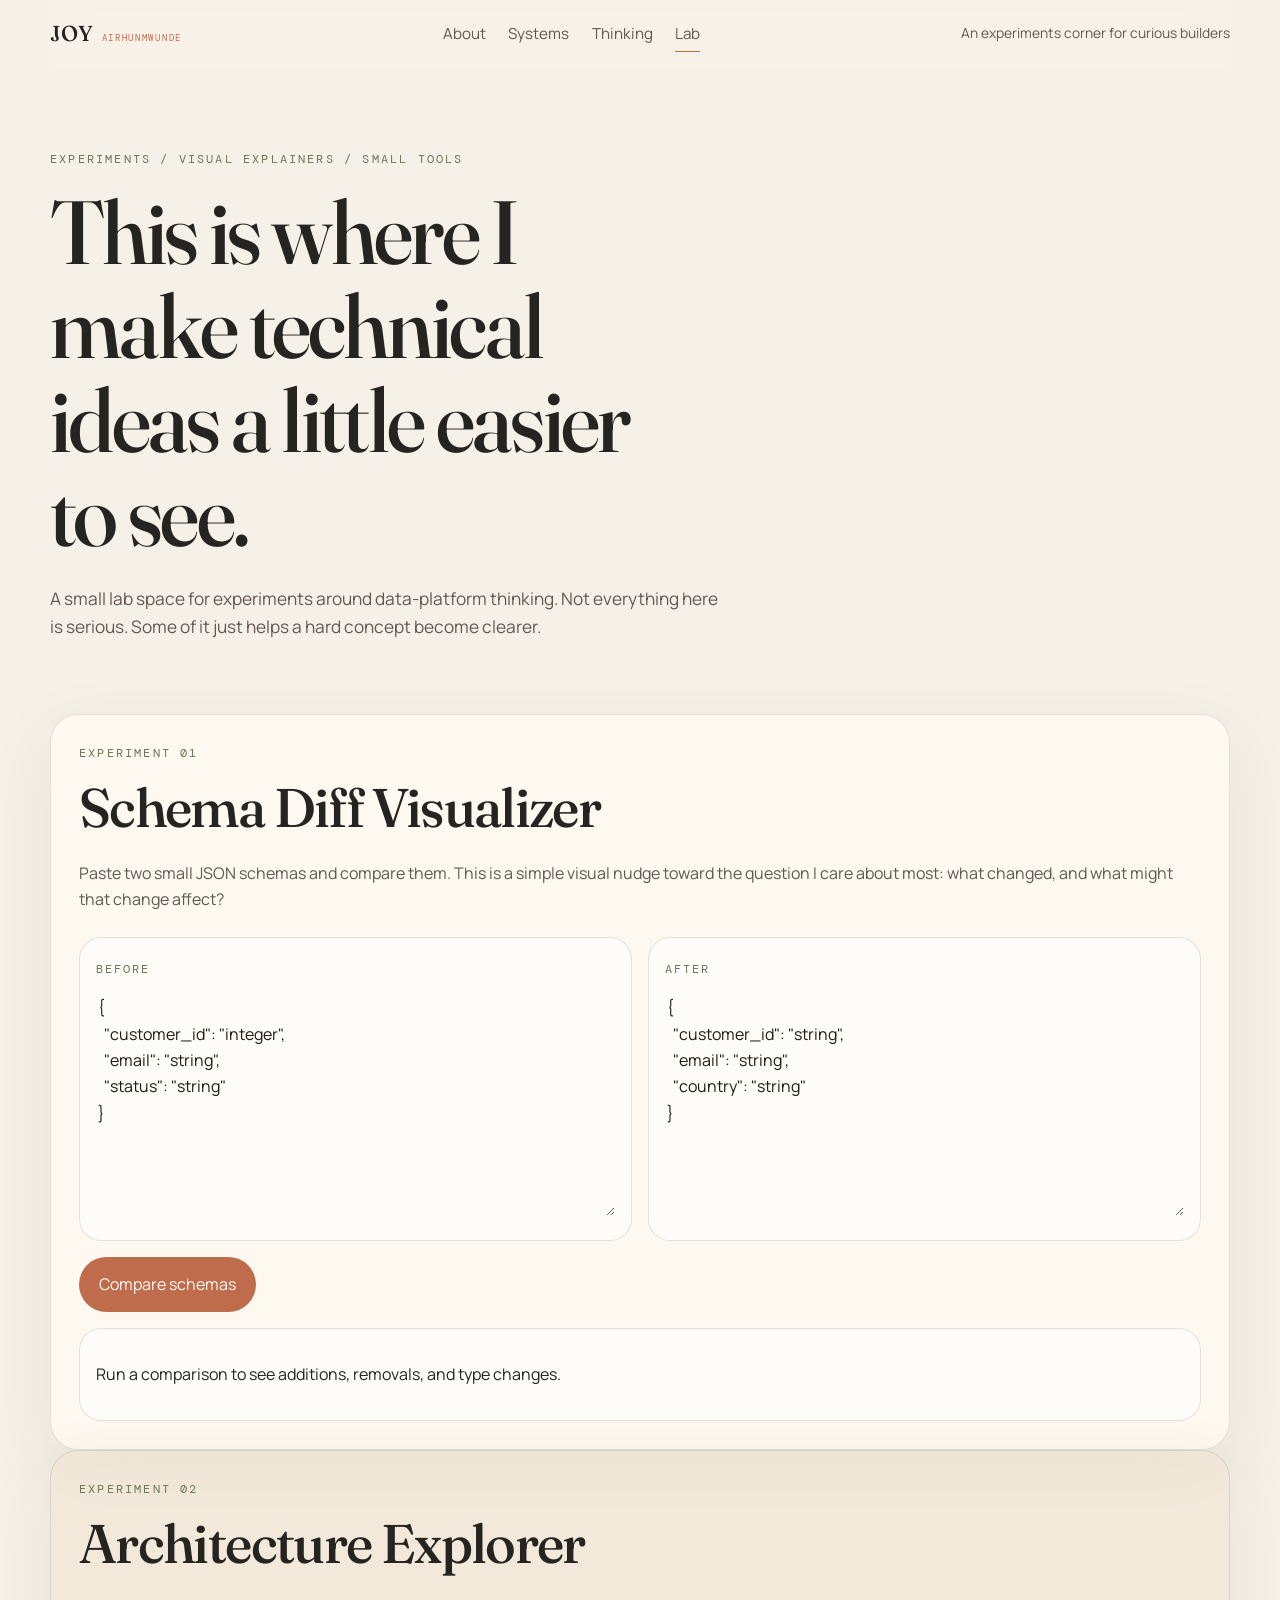
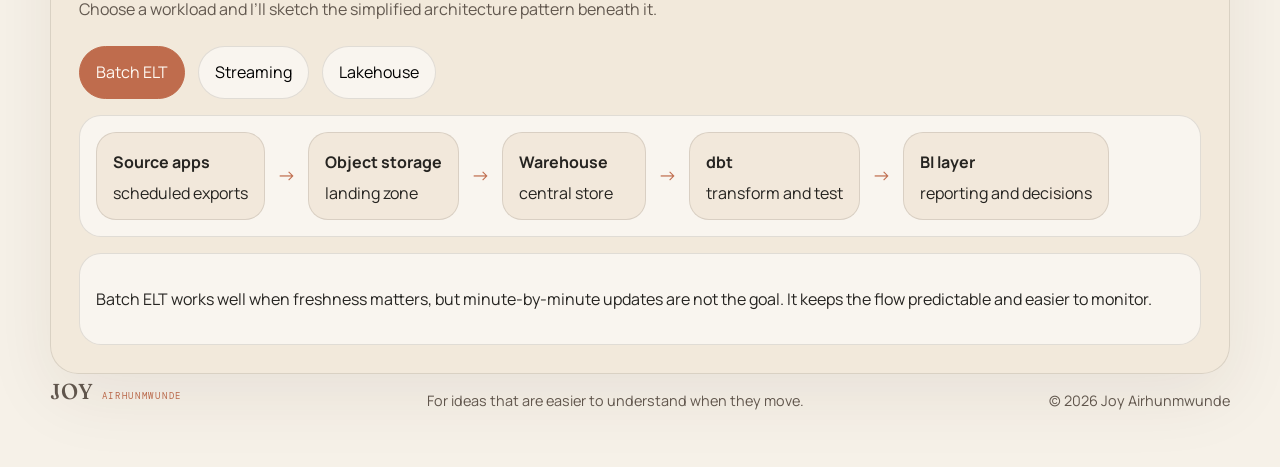
<file: lab.html>
<!doctype html>
<html lang="en">
<head>
  <meta charset="utf-8">
  <meta name="viewport" content="width=device-width, initial-scale=1">
  <meta name="description" content="Small experiments and visual explainers by Joy Airhunmwunde.">
  <title>Lab | Joy Airhunmwunde</title>
  <link rel="preconnect" href="https://fonts.googleapis.com">
  <link rel="preconnect" href="https://fonts.gstatic.com" crossorigin>
  <link href="https://fonts.googleapis.com/css2?family=DM+Mono:wght@400;500&family=Fraunces:opsz,wght,SOFT@9..144,500,50&family=Manrope:wght@400;500;600;700;800&display=swap" rel="stylesheet">
  <link rel="stylesheet" href="styles.css">
</head>
<body>
  <header class="site-header">
    <a class="wordmark" href="index.html"><strong>JOY</strong><span>AIRHUNMWUNDE</span></a>
    <nav class="site-nav" aria-label="Primary navigation">
      <a href="about.html">About</a>
      <a href="systems.html">Systems</a>
      <a href="thinking.html">Thinking</a>
      <a class="is-active" href="lab.html">Lab</a>
    </nav>
    <div class="site-actions">
      <a class="header-note" href="mailto:airhunmwundejoy@gmail.com">An experiments corner for curious builders</a>
      <button class="menu-toggle" type="button" aria-expanded="false" aria-controls="mobileMenu">Menu</button>
    </div>
  </header>

  <div class="mobile-menu" id="mobileMenu">
    <a href="about.html">About</a>
    <a href="systems.html">Systems</a>
    <a href="thinking.html">Thinking</a>
    <a href="lab.html">Lab</a>
  </div>

  <main>
    <section class="page-hero reveal">
      <p class="eyebrow">EXPERIMENTS / VISUAL EXPLAINERS / SMALL TOOLS</p>
      <h1>This is where I make technical ideas a little easier to see.</h1>
      <p class="page-intro">A small lab space for experiments around data-platform thinking. Not everything here is serious. Some of it just helps a hard concept become clearer.</p>
    </section>

    <section class="section tool-shell reveal">
      <div class="section-heading">
        <p class="eyebrow">EXPERIMENT 01</p>
        <h2>Schema Diff Visualizer</h2>
      </div>
      <p class="tool-intro">Paste two small JSON schemas and compare them. This is a simple visual nudge toward the question I care about most: what changed, and what might that change affect?</p>
      <div class="schema-tool">
        <div class="schema-input">
          <label for="beforeSchema">Before</label>
          <textarea id="beforeSchema">{
  "customer_id": "integer",
  "email": "string",
  "status": "string"
}</textarea>
        </div>
        <div class="schema-input">
          <label for="afterSchema">After</label>
          <textarea id="afterSchema">{
  "customer_id": "string",
  "email": "string",
  "country": "string"
}</textarea>
        </div>
        <div class="schema-actions">
          <button id="compareSchema" class="button button-primary" type="button">Compare schemas</button>
        </div>
        <div class="schema-results" id="schemaResults">
          <p>Run a comparison to see additions, removals, and type changes.</p>
        </div>
      </div>
    </section>

    <section class="section tool-shell muted-surface reveal">
      <div class="section-heading">
        <p class="eyebrow">EXPERIMENT 02</p>
        <h2>Architecture Explorer</h2>
      </div>
      <p class="tool-intro">Choose a workload and I’ll sketch the simplified architecture pattern beneath it.</p>
      <div class="arch-explorer">
        <div class="arch-tabs">
          <button class="arch-tab is-active" type="button" data-arch="batch">Batch ELT</button>
          <button class="arch-tab" type="button" data-arch="stream">Streaming</button>
          <button class="arch-tab" type="button" data-arch="lakehouse">Lakehouse</button>
        </div>
        <div id="archCanvas" class="arch-canvas"></div>
        <div id="archExplanation" class="arch-explanation"></div>
      </div>
    </section>
  </main>

  <footer class="site-footer">
    <a class="wordmark" href="index.html"><strong>JOY</strong><span>AIRHUNMWUNDE</span></a>
    <p>For ideas that are easier to understand when they move.</p>
    <p>© <span id="year"></span> Joy Airhunmwunde</p>
  </footer>

  <script src="script.js"></script>
</body>
</html>
</file>
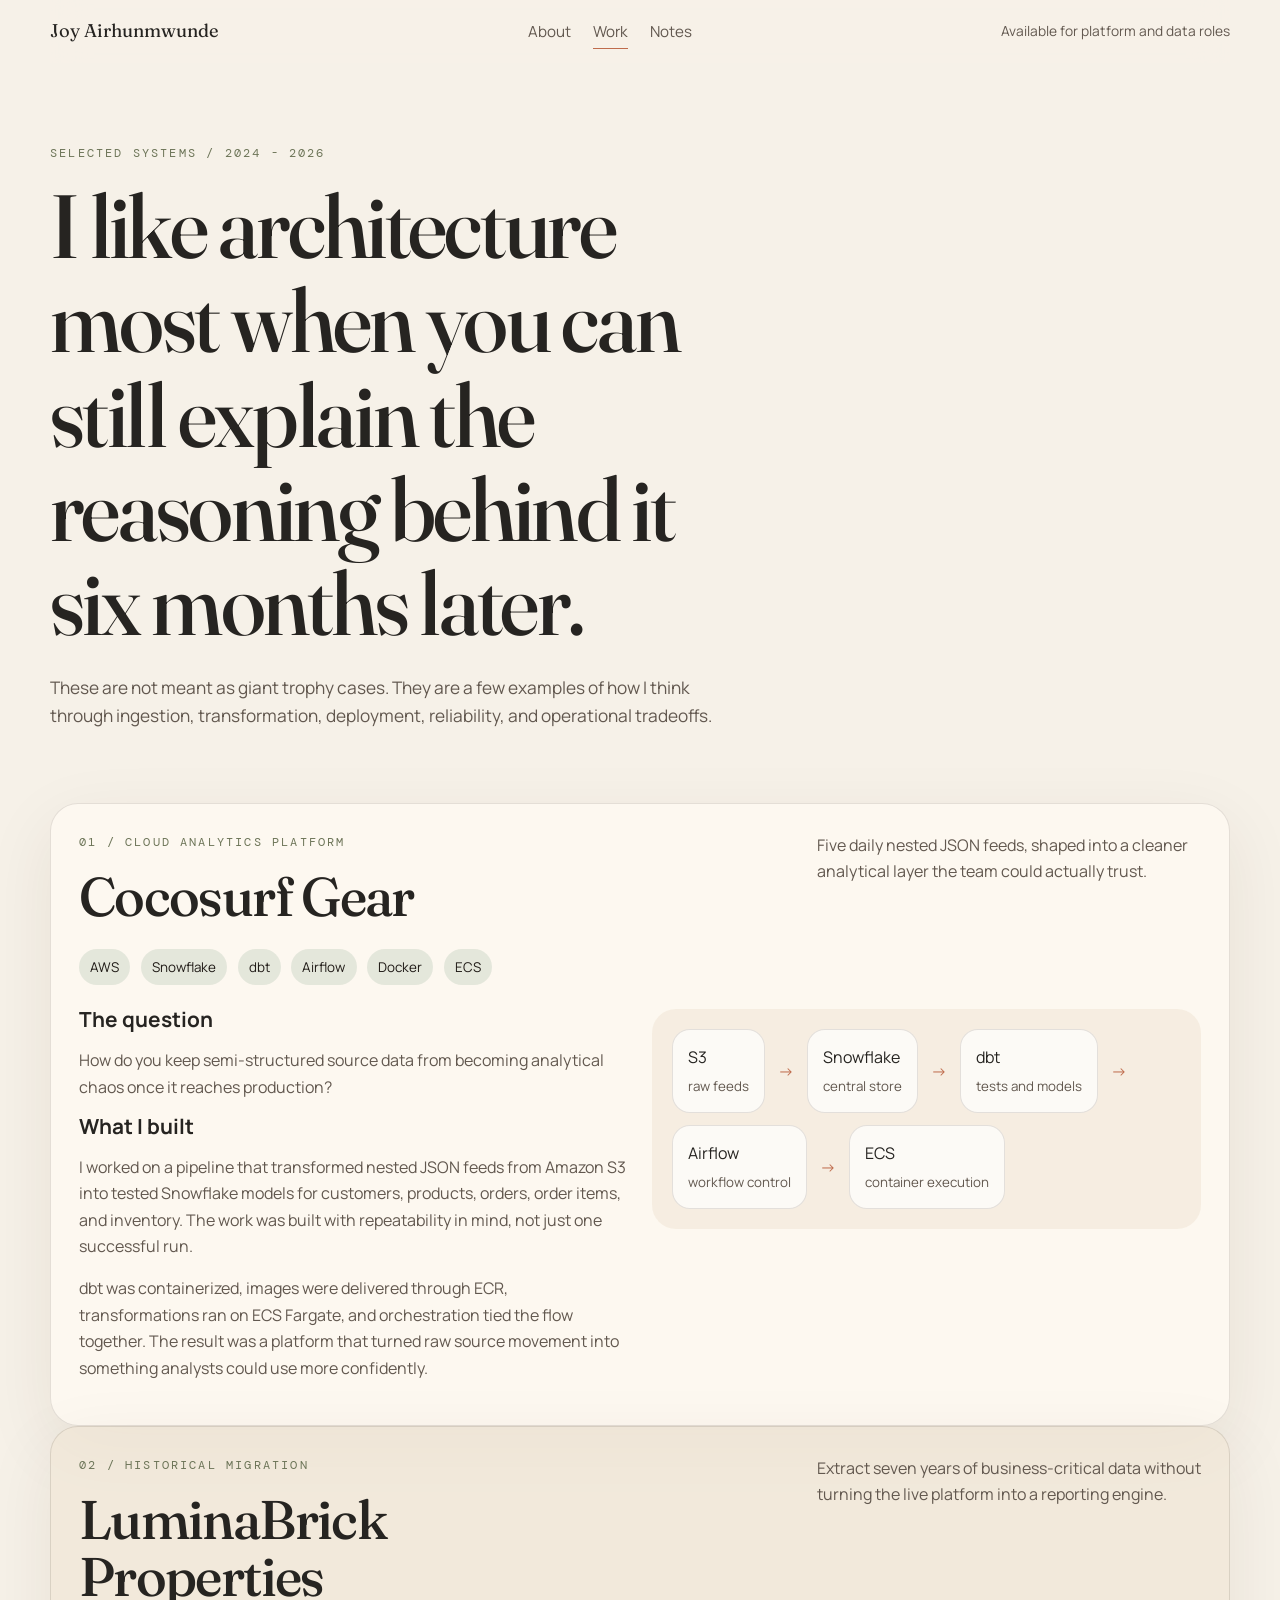
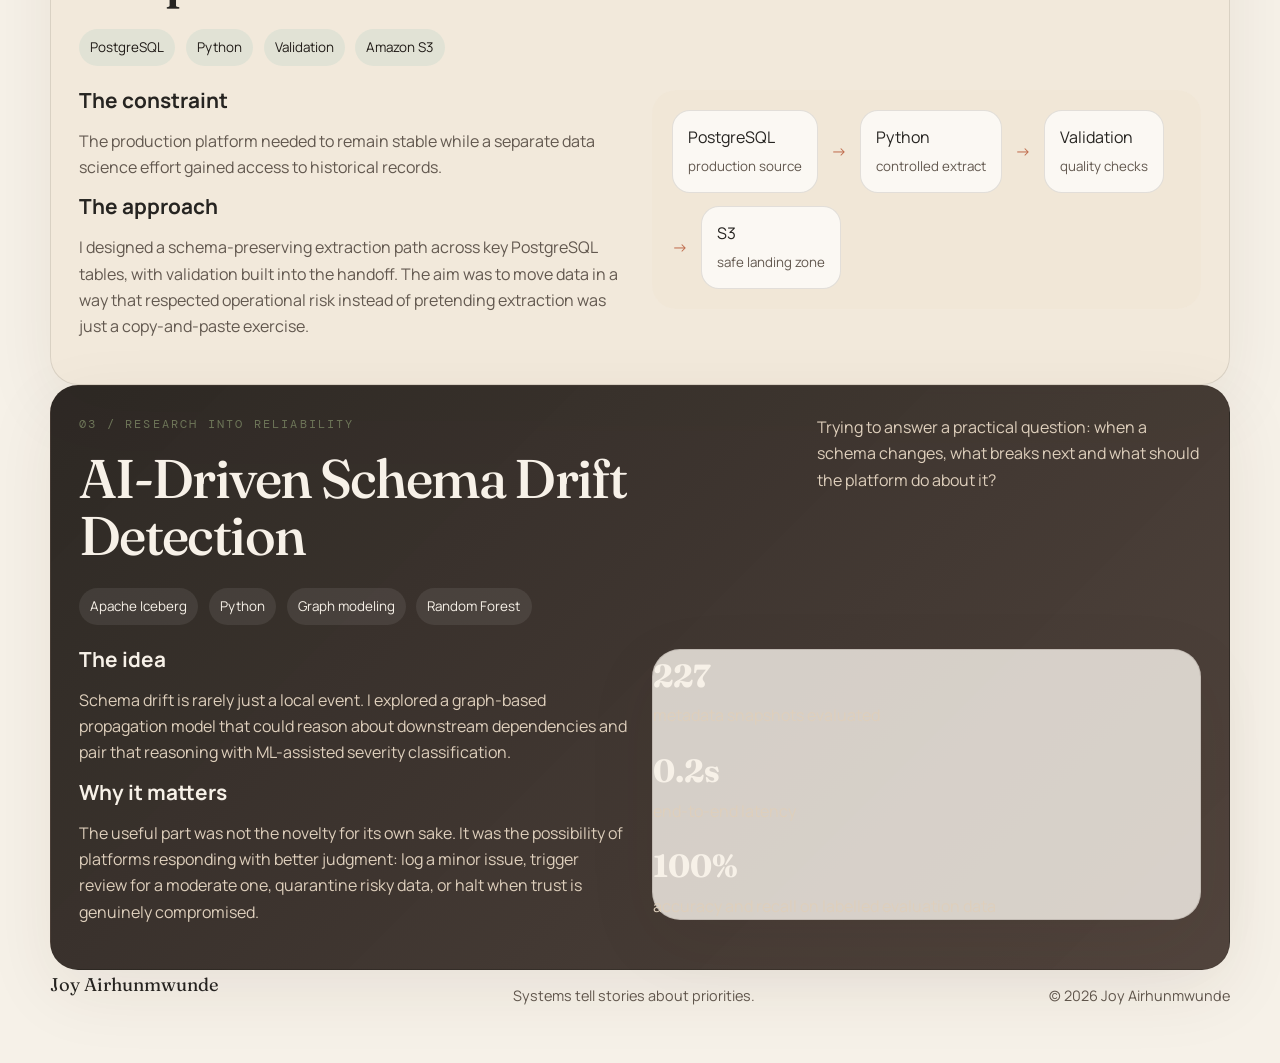
<file: systems.html>
<!doctype html>
<html lang="en">
<head>
  <meta charset="utf-8">
  <meta name="viewport" content="width=device-width, initial-scale=1">
  <meta name="description" content="Selected systems and case studies by Joy Airhunmwunde.">
  <title>Systems | Joy Airhunmwunde</title>
  <link rel="preconnect" href="https://fonts.googleapis.com">
  <link rel="preconnect" href="https://fonts.gstatic.com" crossorigin>
  <link href="https://fonts.googleapis.com/css2?family=DM+Mono:wght@400;500&family=Fraunces:opsz,wght,SOFT@9..144,500,50&family=Manrope:wght@400;500;600;700;800&display=swap" rel="stylesheet">
  <link rel="stylesheet" href="styles.css">
</head>
<body>
  <header class="site-header">
    <a class="minimal-name" href="index.html">Joy Airhunmwunde</a>
    <nav class="site-nav" aria-label="Primary navigation">
      <a href="about.html">About</a>
      <a class="is-active" href="systems.html">Work</a>
      <a href="thinking.html">Notes</a>
      
    </nav>
    <div class="site-actions">
      <a class="header-note" href="mailto:airhunmwundejoy@gmail.com">Available for platform and data roles</a>
      <button class="menu-toggle" type="button" aria-expanded="false" aria-controls="mobileMenu">Menu</button>
    </div>
  </header>

  <div class="mobile-menu" id="mobileMenu">
    <a href="about.html">About</a>
    <a href="systems.html">Work</a>
    <a href="thinking.html">Notes</a>
    
  </div>

  <main>
    <section class="page-hero reveal">
      <p class="eyebrow">SELECTED SYSTEMS / 2024 - 2026</p>
      <h1>I like architecture most when you can still explain the reasoning behind it six months later.</h1>
      <p class="page-intro">These are not meant as giant trophy cases. They are a few examples of how I think through ingestion, transformation, deployment, reliability, and operational tradeoffs.</p>
    </section>

    <section id="cocosurf" class="section case-study reveal">
      <div class="case-header">
        <div>
          <p class="card-kicker">01 / CLOUD ANALYTICS PLATFORM</p>
          <h2>Cocosurf Gear</h2>
        </div>
        <p>Five daily nested JSON feeds, shaped into a cleaner analytical layer the team could actually trust.</p>
      </div>
      <div class="meta-row">
        <span>AWS</span>
        <span>Snowflake</span>
        <span>dbt</span>
        <span>Airflow</span>
        <span>Docker</span>
        <span>ECS</span>
      </div>
      <div class="case-grid">
        <div class="case-copy">
          <h3>The question</h3>
          <p>How do you keep semi-structured source data from becoming analytical chaos once it reaches production?</p>
          <h3>What I built</h3>
          <p>I worked on a pipeline that transformed nested JSON feeds from Amazon S3 into tested Snowflake models for customers, products, orders, order items, and inventory. The work was built with repeatability in mind, not just one successful run.</p>
          <p>dbt was containerized, images were delivered through ECR, transformations ran on ECS Fargate, and orchestration tied the flow together. The result was a platform that turned raw source movement into something analysts could use more confidently.</p>
        </div>
        <div class="system-diagram">
          <div>S3 <small>raw feeds</small></div>
          <i>→</i>
          <div>Snowflake <small>central store</small></div>
          <i>→</i>
          <div>dbt <small>tests and models</small></div>
          <i>→</i>
          <div>Airflow <small>workflow control</small></div>
          <i>→</i>
          <div>ECS <small>container execution</small></div>
        </div>
      </div>
    </section>

    <section id="luminabrick" class="section case-study muted-surface reveal">
      <div class="case-header">
        <div>
          <p class="card-kicker">02 / HISTORICAL MIGRATION</p>
          <h2>LuminaBrick Properties</h2>
        </div>
        <p>Extract seven years of business-critical data without turning the live platform into a reporting engine.</p>
      </div>
      <div class="meta-row">
        <span>PostgreSQL</span>
        <span>Python</span>
        <span>Validation</span>
        <span>Amazon S3</span>
      </div>
      <div class="case-grid">
        <div class="case-copy">
          <h3>The constraint</h3>
          <p>The production platform needed to remain stable while a separate data science effort gained access to historical records.</p>
          <h3>The approach</h3>
          <p>I designed a schema-preserving extraction path across key PostgreSQL tables, with validation built into the handoff. The aim was to move data in a way that respected operational risk instead of pretending extraction was just a copy-and-paste exercise.</p>
        </div>
        <div class="system-diagram compact-diagram">
          <div>PostgreSQL <small>production source</small></div>
          <i>→</i>
          <div>Python <small>controlled extract</small></div>
          <i>→</i>
          <div>Validation <small>quality checks</small></div>
          <i>→</i>
          <div>S3 <small>safe landing zone</small></div>
        </div>
      </div>
    </section>

    <section id="iceberg" class="section case-study dark-panel reveal">
      <div class="case-header">
        <div>
          <p class="card-kicker">03 / RESEARCH INTO RELIABILITY</p>
          <h2>AI-Driven Schema Drift Detection</h2>
        </div>
        <p>Trying to answer a practical question: when a schema changes, what breaks next and what should the platform do about it?</p>
      </div>
      <div class="meta-row meta-row-dark">
        <span>Apache Iceberg</span>
        <span>Python</span>
        <span>Graph modeling</span>
        <span>Random Forest</span>
      </div>
      <div class="case-grid">
        <div class="case-copy">
          <h3>The idea</h3>
          <p>Schema drift is rarely just a local event. I explored a graph-based propagation model that could reason about downstream dependencies and pair that reasoning with ML-assisted severity classification.</p>
          <h3>Why it matters</h3>
          <p>The useful part was not the novelty for its own sake. It was the possibility of platforms responding with better judgment: log a minor issue, trigger review for a moderate one, quarantine risky data, or halt when trust is genuinely compromised.</p>
        </div>
        <div class="results-card">
          <div><strong>227</strong><span>metadata snapshots evaluated</span></div>
          <div><strong>0.2s</strong><span>end-to-end latency</span></div>
          <div><strong>100%</strong><span>accuracy and recall on labelled evaluation data</span></div>
        </div>
      </div>
    </section>
  </main>

  <footer class="site-footer">
    <a class="minimal-name" href="index.html">Joy Airhunmwunde</a>
    <p>Systems tell stories about priorities.</p>
    <p>© <span id="year"></span> Joy Airhunmwunde</p>
  </footer>

  <script src="script.js"></script>
</body>
</html>
</file>
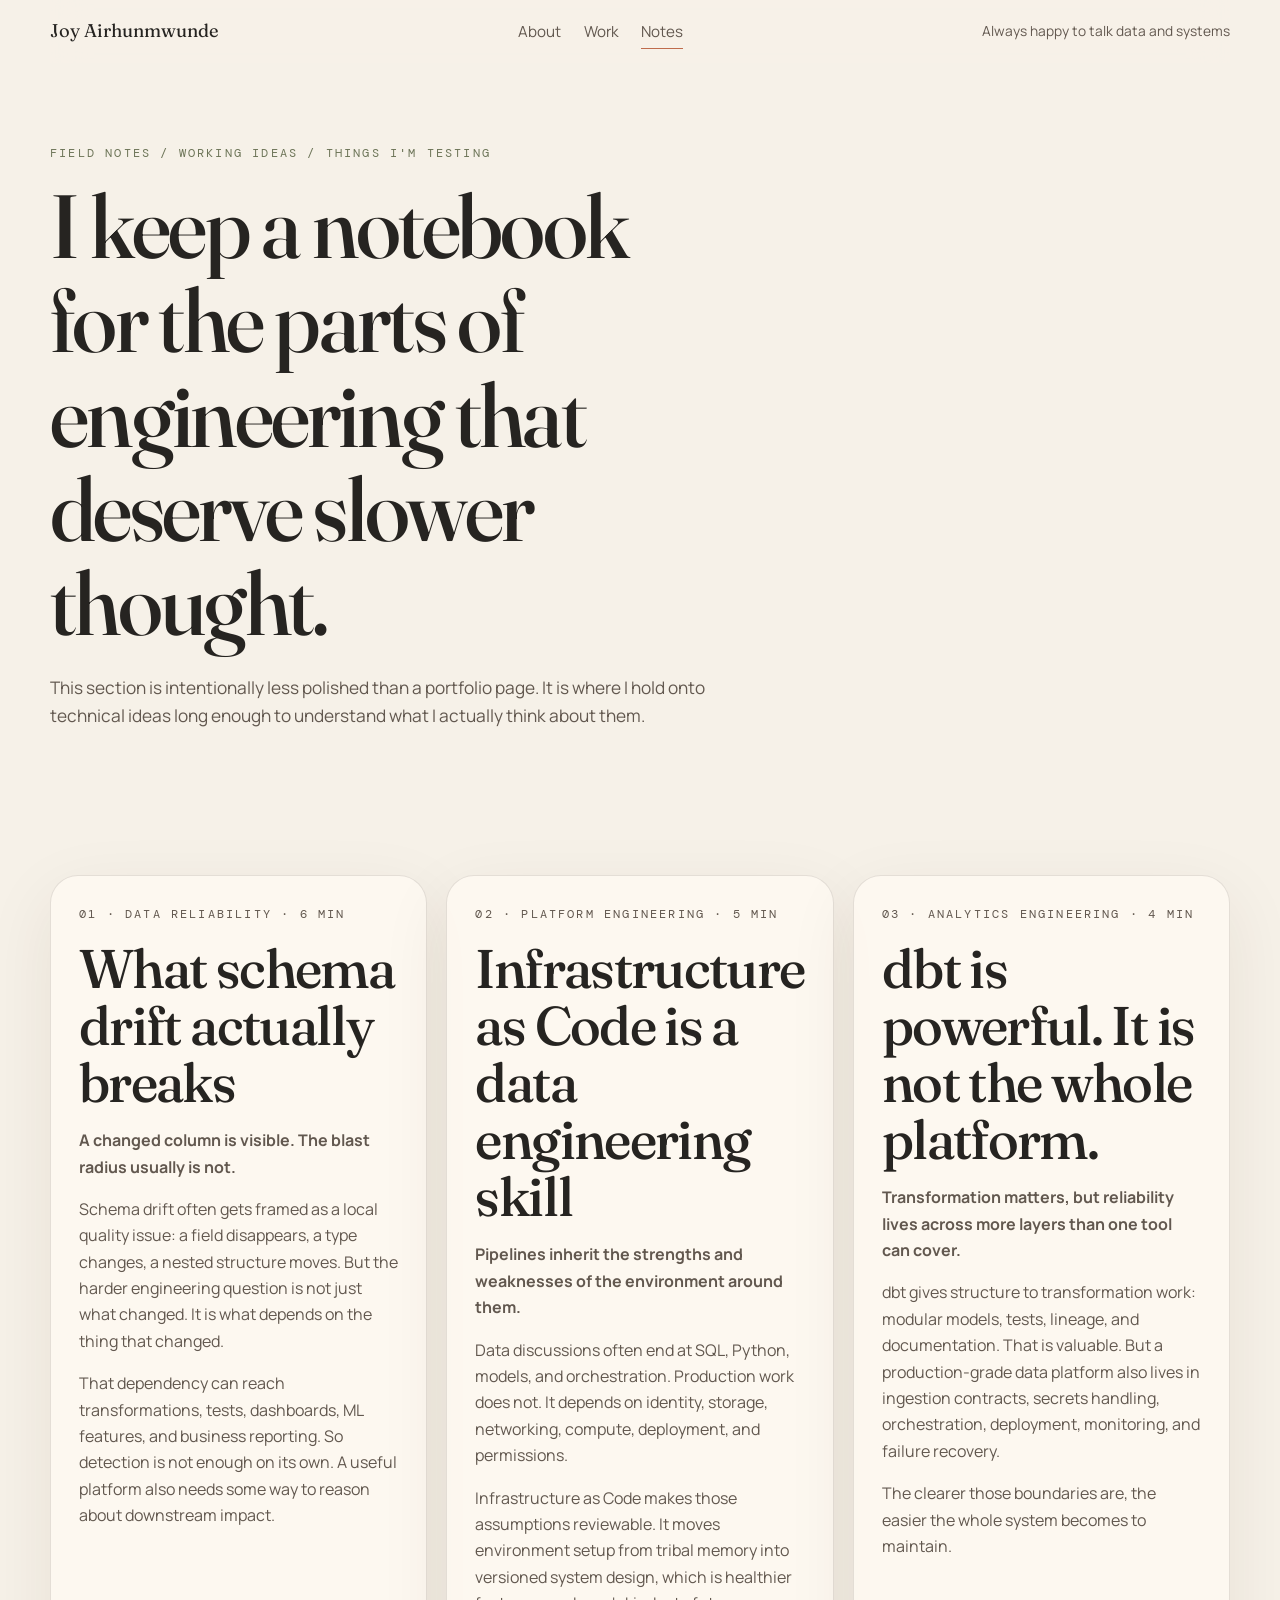
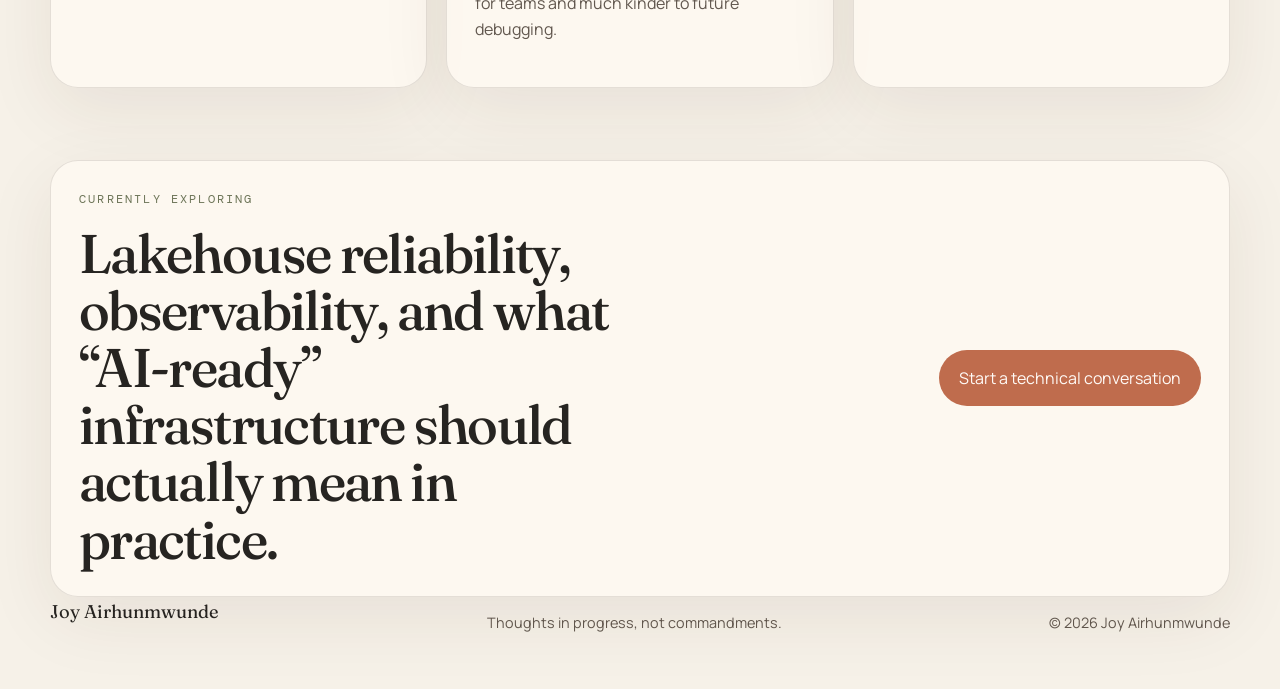
<file: thinking.html>
<!doctype html>
<html lang="en">
<head>
  <meta charset="utf-8">
  <meta name="viewport" content="width=device-width, initial-scale=1">
  <meta name="description" content="Notes from Joy Airhunmwunde on cloud data engineering, reliability, and platform design.">
  <title>Thinking | Joy Airhunmwunde</title>
  <link rel="preconnect" href="https://fonts.googleapis.com">
  <link rel="preconnect" href="https://fonts.gstatic.com" crossorigin>
  <link href="https://fonts.googleapis.com/css2?family=DM+Mono:wght@400;500&family=Fraunces:opsz,wght,SOFT@9..144,500,50&family=Manrope:wght@400;500;600;700;800&display=swap" rel="stylesheet">
  <link rel="stylesheet" href="styles.css">
</head>
<body>
  <header class="site-header">
    <a class="minimal-name" href="index.html">Joy Airhunmwunde</a>
    <nav class="site-nav" aria-label="Primary navigation">
      <a href="about.html">About</a>
      <a href="systems.html">Work</a>
      <a class="is-active" href="thinking.html">Notes</a>
      
    </nav>
    <div class="site-actions">
      <a class="header-note" href="mailto:airhunmwundejoy@gmail.com">Always happy to talk data and systems</a>
      <button class="menu-toggle" type="button" aria-expanded="false" aria-controls="mobileMenu">Menu</button>
    </div>
  </header>

  <div class="mobile-menu" id="mobileMenu">
    <a href="about.html">About</a>
    <a href="systems.html">Work</a>
    <a href="thinking.html">Notes</a>
    
  </div>

  <main>
    <section class="page-hero reveal">
      <p class="eyebrow">FIELD NOTES / WORKING IDEAS / THINGS I'M TESTING</p>
      <h1>I keep a notebook for the parts of engineering that deserve slower thought.</h1>
      <p class="page-intro">This section is intentionally less polished than a portfolio page. It is where I hold onto technical ideas long enough to understand what I actually think about them.</p>
    </section>

    <section class="section notes-grid">
      <article id="schema-drift" class="note-card reveal">
        <p class="card-kicker">01 · DATA RELIABILITY · 6 MIN</p>
        <h2>What schema drift actually breaks</h2>
        <p class="lead-line">A changed column is visible. The blast radius usually is not.</p>
        <p>Schema drift often gets framed as a local quality issue: a field disappears, a type changes, a nested structure moves. But the harder engineering question is not just what changed. It is what depends on the thing that changed.</p>
        <p>That dependency can reach transformations, tests, dashboards, ML features, and business reporting. So detection is not enough on its own. A useful platform also needs some way to reason about downstream impact.</p>
      </article>
      <article id="iac" class="note-card reveal delay-1">
        <p class="card-kicker">02 · PLATFORM ENGINEERING · 5 MIN</p>
        <h2>Infrastructure as Code is a data engineering skill</h2>
        <p class="lead-line">Pipelines inherit the strengths and weaknesses of the environment around them.</p>
        <p>Data discussions often end at SQL, Python, models, and orchestration. Production work does not. It depends on identity, storage, networking, compute, deployment, and permissions.</p>
        <p>Infrastructure as Code makes those assumptions reviewable. It moves environment setup from tribal memory into versioned system design, which is healthier for teams and much kinder to future debugging.</p>
      </article>
      <article id="dbt" class="note-card reveal delay-2">
        <p class="card-kicker">03 · ANALYTICS ENGINEERING · 4 MIN</p>
        <h2>dbt is powerful. It is not the whole platform.</h2>
        <p class="lead-line">Transformation matters, but reliability lives across more layers than one tool can cover.</p>
        <p>dbt gives structure to transformation work: modular models, tests, lineage, and documentation. That is valuable. But a production-grade data platform also lives in ingestion contracts, secrets handling, orchestration, deployment, monitoring, and failure recovery.</p>
        <p>The clearer those boundaries are, the easier the whole system becomes to maintain.</p>
      </article>
    </section>

    <section class="section journal-callout reveal">
      <div>
        <p class="eyebrow">CURRENTLY EXPLORING</p>
        <h2>Lakehouse reliability, observability, and what “AI-ready” infrastructure should actually mean in practice.</h2>
      </div>
      <a class="button button-primary" href="mailto:airhunmwundejoy@gmail.com?subject=Technical%20conversation">Start a technical conversation</a>
    </section>
  </main>

  <footer class="site-footer">
    <a class="minimal-name" href="index.html">Joy Airhunmwunde</a>
    <p>Thoughts in progress, not commandments.</p>
    <p>© <span id="year"></span> Joy Airhunmwunde</p>
  </footer>

  <script src="script.js"></script>
</body>
</html>
</file>
<file: styles.css>
:root {
  --bg: #f7f1e8;
  --paper: #fffaf3;
  --paper-strong: #f0e5d5;
  --ink: #201b17;
  --muted: #62584f;
  --line: rgba(44, 34, 27, 0.12);
  --accent: #bf6c4d;
  --accent-deep: #9d4f33;
  --olive: #6d7558;
  --sage: #dbe0d3;
  --shadow: 0 22px 70px rgba(58, 38, 28, 0.08);
  --radius: 28px;
  --max-width: 1180px;
}

* {
  box-sizing: border-box;
}

html {
  scroll-behavior: smooth;
}

body {
  margin: 0;
  background:
    radial-gradient(circle at top left, rgba(191, 108, 77, 0.08), transparent 25%),
    linear-gradient(180deg, #faf6ef 0%, #f7f1e8 38%, #efe6d8 100%);
  color: var(--ink);
  font-family: Manrope, sans-serif;
  line-height: 1.65;
}

a {
  color: inherit;
  text-decoration: none;
}

button,
input,
textarea {
  font: inherit;
}

main,
.site-header,
.site-footer {
  width: min(calc(100% - 2rem), var(--max-width));
  margin: 0 auto;
}

.site-header {
  position: sticky;
  top: 0;
  z-index: 30;
  display: flex;
  align-items: center;
  justify-content: space-between;
  gap: 1rem;
  padding: 1rem 0;
  backdrop-filter: blur(18px);
  background: rgba(247, 241, 232, 0.82);
  border-bottom: 1px solid transparent;
}

.site-header.is-scrolled {
  border-bottom-color: var(--line);
}

.site-mark {
  font-family: "DM Mono", monospace;
  font-size: 1rem;
  letter-spacing: 0.18em;
  text-transform: uppercase;
}

.site-mark span {
  color: var(--accent);
}

.site-nav {
  display: flex;
  gap: 1.4rem;
  font-size: 0.95rem;
  color: var(--muted);
}

.site-nav a,
.mobile-menu a {
  position: relative;
}

.site-nav a::after,
.mobile-menu a::after {
  content: "";
  position: absolute;
  left: 0;
  bottom: -0.35rem;
  width: 100%;
  height: 1px;
  background: var(--accent);
  transform: scaleX(0);
  transform-origin: left;
  transition: transform 0.25s ease;
}

.site-nav a:hover::after,
.site-nav a.is-active::after,
.mobile-menu a:hover::after,
.mobile-menu a.is-active::after {
  transform: scaleX(1);
}

.site-actions {
  display: flex;
  align-items: center;
  gap: 0.8rem;
}

.header-note {
  font-size: 0.86rem;
  color: var(--muted);
}

.menu-toggle {
  display: none;
  border: 1px solid var(--line);
  border-radius: 999px;
  background: rgba(255, 255, 255, 0.5);
  padding: 0.7rem 1rem;
  cursor: pointer;
}

.mobile-menu {
  display: none;
  width: min(calc(100% - 2rem), var(--max-width));
  margin: 0 auto;
  padding: 0 0 1rem;
  flex-direction: column;
  gap: 0.9rem;
  color: var(--muted);
}

.mobile-menu.is-open {
  display: flex;
}

.hero,
.section,
.page-hero {
  padding: 4.5rem 0;
}

.hero {
  display: grid;
  grid-template-columns: 1.2fr 0.8fr;
  gap: 2rem;
  align-items: start;
  min-height: calc(100vh - 7rem);
  padding-top: 5rem;
}

.hero-reference {
  align-items: center;
}

.eyebrow,
.card-kicker {
  margin: 0 0 1rem;
  color: var(--olive);
  font-family: "DM Mono", monospace;
  font-size: 0.76rem;
  letter-spacing: 0.18em;
  text-transform: uppercase;
}

h1,
h2,
h3 {
  margin: 0;
  line-height: 1.05;
}

h1,
h2 {
  font-family: Fraunces, serif;
  font-weight: 500;
  letter-spacing: -0.03em;
}

h1 {
  font-size: clamp(3rem, 7vw, 5.9rem);
  max-width: 12ch;
}

h2 {
  font-size: clamp(2rem, 5vw, 3.4rem);
  max-width: 16ch;
}

h3 {
  font-size: 1.3rem;
}

.hero-text,
.page-intro,
.section-heading + p,
.story-panel p,
.case-copy p,
.note-card p,
.essay-card p,
.closing-note p,
.tool-intro,
.contact-panel h2 + .contact-links,
.snapshot-card p,
.principle-card p {
  color: var(--muted);
}

.hero-text,
.page-intro {
  max-width: 42rem;
  margin: 1.5rem 0 0;
  font-size: 1.08rem;
}

.hero-actions,
.contact-links {
  display: flex;
  flex-wrap: wrap;
  gap: 0.9rem;
  margin-top: 2rem;
}

.hero-mini-meta {
  display: flex;
  flex-wrap: wrap;
  gap: 0.7rem;
  margin-top: 1.5rem;
}

.hero-mini-meta span {
  padding: 0.45rem 0.7rem;
  border-radius: 999px;
  background: rgba(255, 255, 255, 0.56);
  border: 1px solid var(--line);
  color: var(--muted);
  font-size: 0.84rem;
}

.button {
  display: inline-flex;
  align-items: center;
  justify-content: center;
  min-height: 3rem;
  padding: 0.85rem 1.2rem;
  border-radius: 999px;
  border: 1px solid transparent;
  transition: transform 0.2s ease, background 0.2s ease, border-color 0.2s ease;
}

.button:hover {
  transform: translateY(-2px);
}

.button-primary {
  background: var(--accent);
  color: #fffaf6;
}

.button-primary:hover {
  background: var(--accent-deep);
}

.button-ghost,
.button-soft {
  border-color: var(--line);
  background: rgba(255, 255, 255, 0.45);
}

.hero-card,
.story-panel,
.snapshot-card,
.principle-card,
.journal-callout,
.contact-panel,
.essay-card,
.aside-card,
.credential-card,
.tool-shell,
.note-card,
.case-study,
.results-card {
  border: 1px solid var(--line);
  border-radius: var(--radius);
  background: rgba(255, 250, 243, 0.78);
  box-shadow: var(--shadow);
}

.portrait-stack {
  position: relative;
}

.portrait-frame {
  padding: 1rem;
  border-radius: 2rem;
  background: rgba(255, 250, 243, 0.6);
  border: 1px solid var(--line);
  box-shadow: var(--shadow);
}

.portrait-art {
  position: relative;
  min-height: 36rem;
  overflow: hidden;
  border-radius: 1.5rem;
  background:
    radial-gradient(circle at 50% 25%, rgba(255, 240, 220, 0.9), transparent 26%),
    linear-gradient(160deg, #2d241e 0%, #58463f 35%, #ceb89f 100%);
}

.portrait-art::before {
  content: "";
  position: absolute;
  inset: auto 18% 0 18%;
  height: 68%;
  border-radius: 12rem 12rem 1.5rem 1.5rem;
  background:
    radial-gradient(circle at 50% 22%, #f2ceb3 0 13%, transparent 13%),
    radial-gradient(circle at 50% 42%, #5d443b 0 18%, transparent 19%),
    linear-gradient(180deg, #151310 0%, #27211e 22%, #7d5e53 72%, #d1b59b 100%);
  opacity: 0.95;
}

.portrait-art::after {
  content: "";
  position: absolute;
  inset: 8% 10% auto auto;
  width: 9rem;
  height: 9rem;
  border-radius: 50%;
  border: 1px solid rgba(255, 255, 255, 0.22);
}

.portrait-glow {
  position: absolute;
  inset: 58% auto auto -12%;
  width: 18rem;
  height: 18rem;
  border-radius: 50%;
  background: rgba(191, 108, 77, 0.28);
  filter: blur(24px);
}

.portrait-card {
  position: absolute;
  left: 1.2rem;
  right: 1.2rem;
  bottom: 1.2rem;
  display: flex;
  justify-content: space-between;
  gap: 1rem;
  padding: 1rem 1.1rem;
  border-radius: 1.25rem;
  background: rgba(12, 10, 9, 0.65);
  color: #f8f1e8;
  backdrop-filter: blur(12px);
}

.portrait-card p,
.portrait-card span {
  margin: 0;
}

.portrait-card p {
  font-family: "DM Mono", monospace;
  font-size: 0.8rem;
  letter-spacing: 0.16em;
}

.portrait-card span {
  color: #d7c4ad;
}

.floating-note {
  position: absolute;
  right: -1rem;
  bottom: 2rem;
  width: min(18rem, 65%);
  padding: 1rem 1.1rem;
  border: 1px solid var(--line);
  border-radius: 1.25rem;
  background: rgba(255, 250, 243, 0.92);
  box-shadow: var(--shadow);
}

.floating-note small {
  display: block;
  margin-bottom: 0.4rem;
  color: var(--olive);
  font-family: "DM Mono", monospace;
  font-size: 0.72rem;
  letter-spacing: 0.16em;
  text-transform: uppercase;
}

.floating-note p {
  margin: 0;
  color: var(--ink);
}

.brand-strip {
  display: grid;
  grid-template-columns: repeat(4, 1fr);
  gap: 1rem;
  align-items: center;
  margin: 0 auto;
  padding: 1.25rem 1.5rem;
  border-top: 1px solid var(--line);
  border-bottom: 1px solid var(--line);
  color: var(--muted);
  font-family: "DM Mono", monospace;
  font-size: 0.78rem;
  letter-spacing: 0.12em;
  text-transform: uppercase;
}

.brand-strip span {
  text-align: center;
}

.photo-ready-band {
  padding-top: 2rem;
}

.photo-grid,
.gallery-layout {
  display: grid;
  gap: 1.2rem;
}

.photo-grid {
  grid-template-columns: 1fr 1.2fr 0.9fr;
}

.gallery-layout {
  grid-template-columns: 0.9fr 1.1fr 0.8fr;
  align-items: stretch;
}

.photo-slot,
.gallery-note {
  position: relative;
  overflow: hidden;
  border: 1px solid var(--line);
  border-radius: var(--radius);
  box-shadow: var(--shadow);
}

.photo-slot {
  min-height: 18rem;
  background:
    linear-gradient(145deg, rgba(31, 24, 20, 0.96), rgba(87, 69, 61, 0.85)),
    linear-gradient(180deg, rgba(255, 255, 255, 0.1), transparent 40%);
}

.photo-slot::before {
  content: "";
  position: absolute;
  inset: 1rem;
  border-radius: calc(var(--radius) - 10px);
  border: 1px solid rgba(255, 255, 255, 0.12);
}

.photo-slot::after {
  content: "";
  position: absolute;
  inset: auto auto 8% -10%;
  width: 12rem;
  height: 12rem;
  border-radius: 50%;
  background: rgba(191, 108, 77, 0.22);
  filter: blur(16px);
}

.photo-slot-tall,
.photo-slot-portrait {
  min-height: 28rem;
}

.photo-slot-wide,
.photo-slot-editorial {
  min-height: 24rem;
}

.photo-slot-square {
  min-height: 18rem;
}

.photo-slot-label {
  position: absolute;
  left: 1.2rem;
  right: 1.2rem;
  bottom: 1.2rem;
  padding: 1rem 1.1rem;
  border-radius: 1.15rem;
  background: rgba(248, 241, 232, 0.9);
  color: var(--ink);
  backdrop-filter: blur(12px);
}

.photo-slot-label strong,
.photo-slot-label span {
  display: block;
}

.photo-slot-label strong {
  margin-bottom: 0.2rem;
}

.photo-slot-label span {
  color: var(--muted);
  font-size: 0.92rem;
}

.gallery-note {
  padding: 1.6rem;
  background: rgba(255, 250, 243, 0.82);
}

.spotlight-grid,
.showcase-grid {
  display: grid;
  gap: 1.2rem;
}

.spotlight-grid {
  grid-template-columns: 1.1fr 0.9fr;
}

.showcase-grid {
  grid-template-columns: repeat(3, 1fr);
}

.spotlight-card,
.showcase-card {
  border: 1px solid var(--line);
  border-radius: var(--radius);
  background: rgba(255, 250, 243, 0.82);
  box-shadow: var(--shadow);
}

.spotlight-card {
  padding: 2rem;
}

.feature-card h2 {
  max-width: 12ch;
  margin-bottom: 1rem;
}

.metrics-card {
  background: linear-gradient(155deg, rgba(32, 27, 23, 0.95), rgba(73, 59, 50, 0.92));
  color: #f7f1e8;
}

.metrics-card .card-kicker,
.metrics-card span {
  color: #d8c6b2;
}

.metric-list {
  display: grid;
  gap: 1.25rem;
}

.metric-list strong {
  display: block;
  margin-bottom: 0.35rem;
  font-family: Fraunces, serif;
  font-size: 2.3rem;
}

.showcase-card {
  padding: 1.6rem;
}

.showcase-card h3 {
  margin-bottom: 0.8rem;
}

.callout-shell {
  padding-top: 2.5rem;
}

.reference-band {
  align-items: stretch;
}

.hero-card {
  padding: 1.5rem;
}

.presence-line {
  display: flex;
  gap: 0.75rem;
  align-items: flex-start;
  margin-bottom: 1rem;
}

.presence-dot {
  width: 0.75rem;
  height: 0.75rem;
  margin-top: 0.35rem;
  border-radius: 50%;
  background: var(--accent);
  box-shadow: 0 0 0 0.35rem rgba(191, 108, 77, 0.12);
}

.micro-list {
  margin: 0;
  padding-left: 1.2rem;
  color: var(--muted);
}

.micro-list li + li {
  margin-top: 0.65rem;
}

.hero-quote {
  margin-top: 1.5rem;
  padding-top: 1.25rem;
  border-top: 1px solid var(--line);
}

.hero-quote span {
  font-family: "DM Mono", monospace;
  font-size: 0.75rem;
  letter-spacing: 0.18em;
  color: var(--olive);
  text-transform: uppercase;
}

.hero-quote p {
  margin: 0.8rem 0 0;
  font-family: Fraunces, serif;
  font-size: 1.35rem;
  line-height: 1.35;
}

.strip {
  display: grid;
  gap: 1rem;
  grid-template-columns: repeat(3, 1fr);
  padding: 1.35rem 1.5rem;
  border: 1px solid var(--line);
  border-radius: 999px;
  background: rgba(240, 229, 213, 0.7);
}

.strip p {
  margin: 0;
  text-align: center;
  color: var(--muted);
}

.story-grid,
.two-column,
.case-grid {
  display: grid;
  grid-template-columns: 1fr 1fr;
  gap: 1.5rem;
  align-items: start;
}

.section-heading {
  margin-bottom: 1.5rem;
}

.story-panel,
.essay-card,
.aside-card,
.credential-card,
.tool-shell,
.case-study,
.note-card,
.snapshot-card,
.principle-card,
.contact-panel,
.journal-callout,
.closing-note {
  padding: 1.75rem;
}

.snapshot-grid,
.principle-columns,
.credentials-grid,
.notes-grid {
  display: grid;
  gap: 1.2rem;
  grid-template-columns: repeat(3, 1fr);
}

.text-link {
  display: inline-flex;
  margin-top: 1rem;
  color: var(--accent-deep);
}

.principles-band {
  padding-top: 1rem;
}

.principle-card span {
  display: inline-block;
  margin-bottom: 1rem;
  font-family: "DM Mono", monospace;
  color: var(--accent);
}

.journal-callout,
.contact-panel {
  display: flex;
  align-items: center;
  justify-content: space-between;
  gap: 1.5rem;
}

.contact-panel {
  margin-bottom: 5rem;
  background: linear-gradient(135deg, rgba(42, 33, 27, 0.95), rgba(73, 59, 50, 0.92));
  color: #f8f1e8;
}

.contact-panel .eyebrow,
.contact-panel .contact-links a {
  color: #eadfce;
}

.page-hero {
  max-width: 58rem;
  padding-top: 5rem;
}

.timeline-section {
  padding-top: 0;
}

.timeline-list {
  border-top: 1px solid var(--line);
}

.timeline-item {
  display: grid;
  grid-template-columns: 13rem 1fr;
  gap: 1.5rem;
  padding: 1.4rem 0;
  border-bottom: 1px solid var(--line);
}

.timeline-item span {
  color: var(--olive);
  font-family: "DM Mono", monospace;
  font-size: 0.83rem;
}

.case-header {
  display: flex;
  justify-content: space-between;
  gap: 1.5rem;
  margin-bottom: 1.5rem;
}

.case-header > p {
  max-width: 24rem;
  margin: 0;
  color: var(--muted);
}

.meta-row {
  display: flex;
  flex-wrap: wrap;
  gap: 0.65rem;
  margin-bottom: 1.5rem;
}

.meta-row span {
  padding: 0.45rem 0.7rem;
  border-radius: 999px;
  background: rgba(219, 224, 211, 0.7);
  font-size: 0.84rem;
  color: var(--ink);
}

.system-diagram {
  display: flex;
  flex-wrap: wrap;
  align-items: center;
  gap: 0.8rem;
  padding: 1.25rem;
  border-radius: 24px;
  background: rgba(240, 229, 213, 0.55);
}

.system-diagram div {
  padding: 0.85rem 0.95rem;
  border-radius: 18px;
  background: rgba(255, 255, 255, 0.7);
  border: 1px solid var(--line);
}

.system-diagram small {
  display: block;
  margin-top: 0.35rem;
  color: var(--muted);
}

.system-diagram i {
  color: var(--accent);
  font-style: normal;
}

.muted-surface {
  background: rgba(240, 229, 213, 0.66);
}

.dark-panel {
  background: linear-gradient(135deg, rgba(32, 27, 23, 0.94), rgba(67, 54, 46, 0.92));
  color: #f7f1e8;
}

.dark-panel .case-copy p,
.dark-panel .case-header > p {
  color: #decfbc;
}

.meta-row-dark span {
  background: rgba(255, 255, 255, 0.08);
  color: #f7f1e8;
}

.results-card {
  display: grid;
  gap: 1rem;
  align-content: start;
}

.results-card strong {
  display: block;
  font-family: Fraunces, serif;
  font-size: 2rem;
}

.results-card span {
  color: var(--muted);
}

.dark-panel .results-card span {
  color: #decfbc;
}

.lead-line {
  color: var(--accent-deep);
  font-weight: 700;
}

.tool-intro {
  margin: 0 0 1.5rem;
}

.schema-tool,
.arch-explorer {
  display: grid;
  gap: 1rem;
}

.schema-tool {
  grid-template-columns: repeat(2, minmax(0, 1fr));
}

.schema-input,
.schema-results,
.arch-canvas,
.arch-explanation {
  border: 1px solid var(--line);
  border-radius: 22px;
  background: rgba(255, 255, 255, 0.56);
  padding: 1rem;
}

.schema-input label {
  display: inline-block;
  margin-bottom: 0.8rem;
  color: var(--olive);
  font-family: "DM Mono", monospace;
  font-size: 0.78rem;
  text-transform: uppercase;
  letter-spacing: 0.16em;
}

.schema-input textarea {
  width: 100%;
  min-height: 14rem;
  resize: vertical;
  border: 0;
  background: transparent;
  color: var(--ink);
}

.schema-actions,
.schema-results {
  grid-column: 1 / -1;
}

.schema-results ul {
  margin: 0;
  padding-left: 1.2rem;
}

.schema-results li + li {
  margin-top: 0.5rem;
}

.schema-results .status-added {
  color: #336b3d;
}

.schema-results .status-removed {
  color: #973b3b;
}

.schema-results .status-changed {
  color: var(--accent-deep);
}

.arch-tabs {
  display: flex;
  flex-wrap: wrap;
  gap: 0.8rem;
}

.arch-tab {
  border: 1px solid var(--line);
  border-radius: 999px;
  background: rgba(255, 255, 255, 0.56);
  padding: 0.75rem 1rem;
  cursor: pointer;
}

.arch-tab.is-active {
  background: var(--accent);
  color: #fffaf3;
  border-color: var(--accent);
}

.arch-canvas {
  display: flex;
  flex-wrap: wrap;
  align-items: center;
  gap: 0.75rem;
}

.arch-node {
  padding: 1rem 1rem 0.8rem;
  border-radius: 20px;
  background: rgba(240, 229, 213, 0.78);
  border: 1px solid var(--line);
  min-width: 9rem;
}

.arch-node strong {
  display: block;
  margin-bottom: 0.3rem;
}

.arch-arrow {
  color: var(--accent);
  font-size: 1.2rem;
}

.site-footer {
  display: flex;
  justify-content: space-between;
  gap: 1rem;
  padding: 0 0 2.5rem;
  color: var(--muted);
  font-size: 0.9rem;
}

.reveal {
  opacity: 0;
  transform: translateY(18px);
  transition: opacity 0.7s ease, transform 0.7s ease;
}

.reveal.show {
  opacity: 1;
  transform: translateY(0);
}

.delay-1 {
  transition-delay: 0.08s;
}

.delay-2 {
  transition-delay: 0.16s;
}

.delay-3 {
  transition-delay: 0.24s;
}

@media (max-width: 960px) {
  .site-nav,
  .header-note,
  .button-soft {
    display: none;
  }

  .menu-toggle {
    display: inline-flex;
  }

  .hero,
  .story-grid,
  .two-column,
  .case-grid,
  .snapshot-grid,
  .principle-columns,
  .credentials-grid,
  .notes-grid,
  .spotlight-grid,
  .showcase-grid,
  .brand-strip,
  .photo-grid,
  .gallery-layout {
    grid-template-columns: 1fr;
  }

  .strip {
    grid-template-columns: 1fr;
    border-radius: 28px;
  }

  .journal-callout,
  .contact-panel,
  .case-header,
  .site-footer {
    flex-direction: column;
    align-items: flex-start;
  }

  .floating-note {
    position: static;
    width: auto;
    margin-top: 1rem;
  }
}

@media (max-width: 720px) {
  .hero,
  .section,
  .page-hero {
    padding: 3rem 0;
  }

  .site-header {
    padding: 0.85rem 0;
  }

  h1 {
    font-size: clamp(2.5rem, 15vw, 4.2rem);
  }

  h2 {
    font-size: clamp(1.8rem, 10vw, 2.7rem);
  }

  .timeline-item {
    grid-template-columns: 1fr;
    gap: 0.6rem;
  }

  .schema-tool {
    grid-template-columns: 1fr;
  }

  .site-footer {
    padding-bottom: 2rem;
  }
}

/* V4 brand refinement */
.wordmark{display:inline-flex;align-items:baseline;gap:.55rem;white-space:nowrap}.wordmark strong{font-family:Fraunces,serif;font-size:1.35rem;font-weight:500}.wordmark span{font-family:"DM Mono",monospace;font-size:.58rem;letter-spacing:.18em;color:var(--accent)}
.hero h1 em{font-style:normal;color:var(--accent)}.brand-art{position:relative;min-height:36rem;border:1px solid var(--line);border-radius:2rem;background:linear-gradient(145deg,#e8ddcf,#d9c6b3 54%,#cbb19d);overflow:hidden;box-shadow:var(--shadow)}.brand-art:before,.brand-art:after{content:"";position:absolute;border-radius:50%;border:1px solid rgba(32,27,23,.16);width:28rem;height:28rem;left:12%;top:8%}.brand-art:after{width:18rem;height:18rem;left:34%;top:27%;border-color:rgba(191,108,77,.48)}.brand-art-ring{position:absolute;border:1px solid rgba(109,117,88,.5);border-radius:50%}.ring-a{width:34rem;height:12rem;left:3%;top:38%;transform:rotate(-20deg)}.ring-b{width:27rem;height:9rem;left:18%;top:43%;transform:rotate(28deg)}.brand-art-node{position:absolute;width:1rem;height:1rem;border-radius:50%;background:var(--accent)}.node-a{left:30%;top:29%}.node-b{left:65%;top:48%;background:var(--olive)}.node-c{left:44%;top:66%;background:#b88b4e}.brand-art-copy{position:absolute;left:8%;right:8%;bottom:7%;display:grid;gap:.4rem}.brand-art-copy small{font-family:"DM Mono",monospace;color:var(--olive);letter-spacing:.15em}.brand-art-copy strong{font-family:Fraunces,serif;font-size:1.5rem;font-weight:500}.brand-art-copy span{color:var(--muted);font-size:.88rem}
.milestone{width:min(calc(100% - 2rem),var(--max-width));margin:3rem auto 5rem;display:grid;grid-template-columns:.8fr 1.2fr;min-height:34rem;border-radius:2rem;overflow:hidden;background:#343936;color:#f7f1e8;box-shadow:var(--shadow)}.milestone-mark{position:relative;display:flex;align-items:center;justify-content:center;background:linear-gradient(145deg,#e5d8c8,#cbb29d);color:var(--ink);overflow:hidden}.milestone-mark span{position:absolute;font-family:Fraunces,serif;font-size:10rem;color:rgba(32,27,23,.08)}.milestone-mark strong{width:10rem;height:10rem;border:1px solid var(--accent);border-radius:50%;display:grid;place-items:center;font-family:Fraunces,serif;font-size:2.8rem;font-weight:500;z-index:1}.milestone-copy{padding:5rem;align-self:center}.milestone-copy .eyebrow{color:#cdb88f}.milestone-copy h2{font-size:clamp(4rem,7vw,7rem);color:#e7a78e}.milestone-copy h3{font-family:Fraunces,serif;font-weight:500;font-size:1.55rem;margin:1.2rem 0}.milestone-copy p{color:#d9d1c7}.milestone-copy .text-link{color:#e7a78e}
.about-manifesto{background:#e8ded0;border-radius:2rem;padding:5rem!important}.manifesto-grid{display:grid;grid-template-columns:1.2fr .8fr;gap:5rem;align-items:end}.manifesto-grid h2{max-width:none}.manifesto-grid h2 em{font-style:normal;color:var(--accent)}.manifesto-grid>p{color:var(--muted)}.credential-distinction{font-family:"DM Mono",monospace!important;font-size:.7rem!important;letter-spacing:.14em!important;color:var(--accent)!important}
@media(max-width:900px){.milestone,.manifesto-grid{grid-template-columns:1fr}.milestone-mark{min-height:23rem}.milestone-copy{padding:3rem}.brand-art{min-height:29rem}}@media(max-width:620px){.wordmark span{display:none}.milestone-copy{padding:2rem 1.4rem}.about-manifesto{padding:2rem!important}}

/* ===== V5 QUIET PERSONAL WEBSITE ===== */
:root{--v5-bg:#F6F1E8;--v5-paper:#FBF8F2;--v5-ink:#262421;--v5-muted:#6F6A63;--v5-accent:#B86B52;--v5-olive:#75765F;--v5-line:#D8D0C5}
.minimal-site{background:var(--v5-bg);color:var(--v5-ink);font-family:Manrope,system-ui,sans-serif}
.minimal-site h1,.minimal-site h2,.minimal-site h3{font-family:Fraunces,Georgia,serif;font-weight:500;letter-spacing:-.025em}
.minimal-header{width:min(calc(100% - 3rem),1180px);height:86px;margin:auto;display:flex;align-items:center;border-bottom:1px solid var(--v5-line);gap:2.5rem}
.minimal-name{font-family:Fraunces,Georgia,serif;font-size:1.15rem;text-decoration:none;color:var(--v5-ink);white-space:nowrap}
.minimal-header nav{margin-left:auto;display:flex;gap:2rem}.minimal-header nav a,.minimal-actions a{font-size:.82rem;color:var(--v5-ink);text-decoration:none}.minimal-actions{display:flex;align-items:center;gap:1rem}.minimal-actions>a{border-bottom:1px solid var(--v5-ink)}
.minimal-site .menu-toggle{display:none}
.minimal-hero{width:min(calc(100% - 3rem),1180px);margin:auto;padding:10rem 0 9rem;max-width:1180px}
.quiet-label{font-size:.68rem!important;font-weight:600;letter-spacing:.16em;color:var(--v5-olive)!important;text-transform:uppercase;margin:0 0 1.5rem!important}
.minimal-hero h1{font-size:clamp(4.7rem,10vw,8.8rem);line-height:.88;margin:0 0 3rem;max-width:none}
.hero-intro{font-family:Fraunces,Georgia,serif;font-size:clamp(1.8rem,3.3vw,3rem);line-height:1.2;max-width:24ch;margin:0 0 1.7rem}
.hero-support{max-width:43rem;font-size:1rem;line-height:1.8;color:var(--v5-muted);margin:0 0 2.3rem}
.simple-links{display:flex;gap:1.7rem;align-items:center;flex-wrap:wrap}.simple-links a{font-size:.85rem;color:var(--v5-ink);text-decoration:none}.simple-primary{background:var(--v5-ink);color:var(--v5-bg)!important;padding:.9rem 1.25rem;border-radius:2px}
.minimal-section{width:min(calc(100% - 3rem),1180px);margin:auto;padding:7rem 0;border-top:1px solid var(--v5-line)}
.editorial-split{display:grid;grid-template-columns:1fr 1fr;gap:8rem}.editorial-split h2,.minimal-section-head h2{font-size:clamp(2.6rem,5vw,4.7rem);line-height:1.03;margin:0}.editorial-split>div{max-width:32rem;color:var(--v5-muted);line-height:1.8}.under-link{display:inline-block;margin-top:1rem;color:var(--v5-accent)!important;text-decoration:none;font-size:.85rem}
.minimal-section-head{display:grid;grid-template-columns:.5fr 1.5fr;align-items:start;margin-bottom:4rem}.minimal-section-head .quiet-label{margin-top:.65rem!important}
.work-row{display:grid;grid-template-columns:45px 1fr 1.25fr 20px;gap:2rem;align-items:center;padding:2rem 0;border-top:1px solid var(--v5-line);color:var(--v5-ink);text-decoration:none}.work-row:last-child{border-bottom:1px solid var(--v5-line)}.work-no{font-size:.68rem;color:var(--v5-accent)}.work-row h3{font-size:1.65rem;margin:0 0 .3rem}.work-row div p{margin:0;font-size:.72rem;text-transform:uppercase;letter-spacing:.08em;color:var(--v5-olive)}.work-desc{margin:0;color:var(--v5-muted);font-size:.9rem;line-height:1.6}
.degree-section{width:min(calc(100% - 3rem),1180px);margin:3rem auto 7rem;padding:6rem;display:grid;grid-template-columns:1.1fr .9fr;gap:7rem;background:#343936;color:#F6F1E8}.degree-section .quiet-label{color:#c7b78e!important}.degree-section h2{font-size:clamp(3rem,5.5vw,5.4rem);line-height:1.03;margin:0}.degree-section h2 em{font-style:normal;color:#D99A82}.degree-section>div:last-child{align-self:end;color:#D8D1C8;line-height:1.8}.degree-school{font-family:Fraunces,Georgia,serif;font-size:1.35rem;color:#F6F1E8}
.note-links{border-top:1px solid var(--v5-line)}.note-row{display:grid;grid-template-columns:.55fr 1.35fr auto;gap:2rem;padding:1.7rem 0;border-bottom:1px solid var(--v5-line);align-items:center;color:var(--v5-ink);text-decoration:none}.note-row>span:first-child{font-size:.68rem;text-transform:uppercase;letter-spacing:.08em;color:var(--v5-olive)}.note-row h3{font-size:1.4rem;margin:0}.note-row>span:last-child{font-size:.78rem;color:var(--v5-accent)}
.minimal-contact{width:min(calc(100% - 3rem),1180px);margin:auto;padding:8rem 0}.minimal-contact h2{font-family:Fraunces,Georgia,serif;font-size:clamp(2.7rem,5vw,4.8rem);line-height:1.06;max-width:17ch;margin:0 0 3rem}
.minimal-footer{width:min(calc(100% - 3rem),1180px);margin:auto;padding:2rem 0 3rem;border-top:1px solid var(--v5-line);display:flex;justify-content:space-between;font-size:.72rem;color:var(--v5-muted)}
/* tone down legacy pages without erasing their content */
body:not(.minimal-site){background:#F6F1E8;color:#262421}.minimal-name{font-family:Fraunces,Georgia,serif}.about-manifesto{background:transparent!important;border-top:1px solid #D8D0C5;border-bottom:1px solid #D8D0C5;border-radius:0!important}.about-manifesto .manifesto-grid h2{font-size:clamp(2rem,4vw,3.6rem)}
@media(max-width:800px){.minimal-header{height:72px}.minimal-header nav,.minimal-actions>a{display:none}.minimal-site .menu-toggle{display:block;margin-left:auto}.minimal-actions{margin-left:auto}.minimal-hero{padding:7rem 0 6rem}.editorial-split,.degree-section{grid-template-columns:1fr;gap:3rem}.minimal-section-head{grid-template-columns:1fr;gap:1rem}.work-row{grid-template-columns:32px 1fr 18px}.work-desc{grid-column:2}.degree-section{padding:3rem}.note-row{grid-template-columns:1fr auto}.note-row>span:first-child{grid-column:1/-1}.minimal-footer{flex-direction:column;gap:.5rem}}
@media(max-width:520px){.minimal-header,.minimal-hero,.minimal-section,.minimal-contact,.minimal-footer,.degree-section{width:min(calc(100% - 2rem),1180px)}.minimal-hero h1{font-size:4.3rem}.minimal-hero{padding-top:5.5rem}.degree-section{padding:2.2rem 1.5rem}.work-row{gap:1rem}}
</file>
